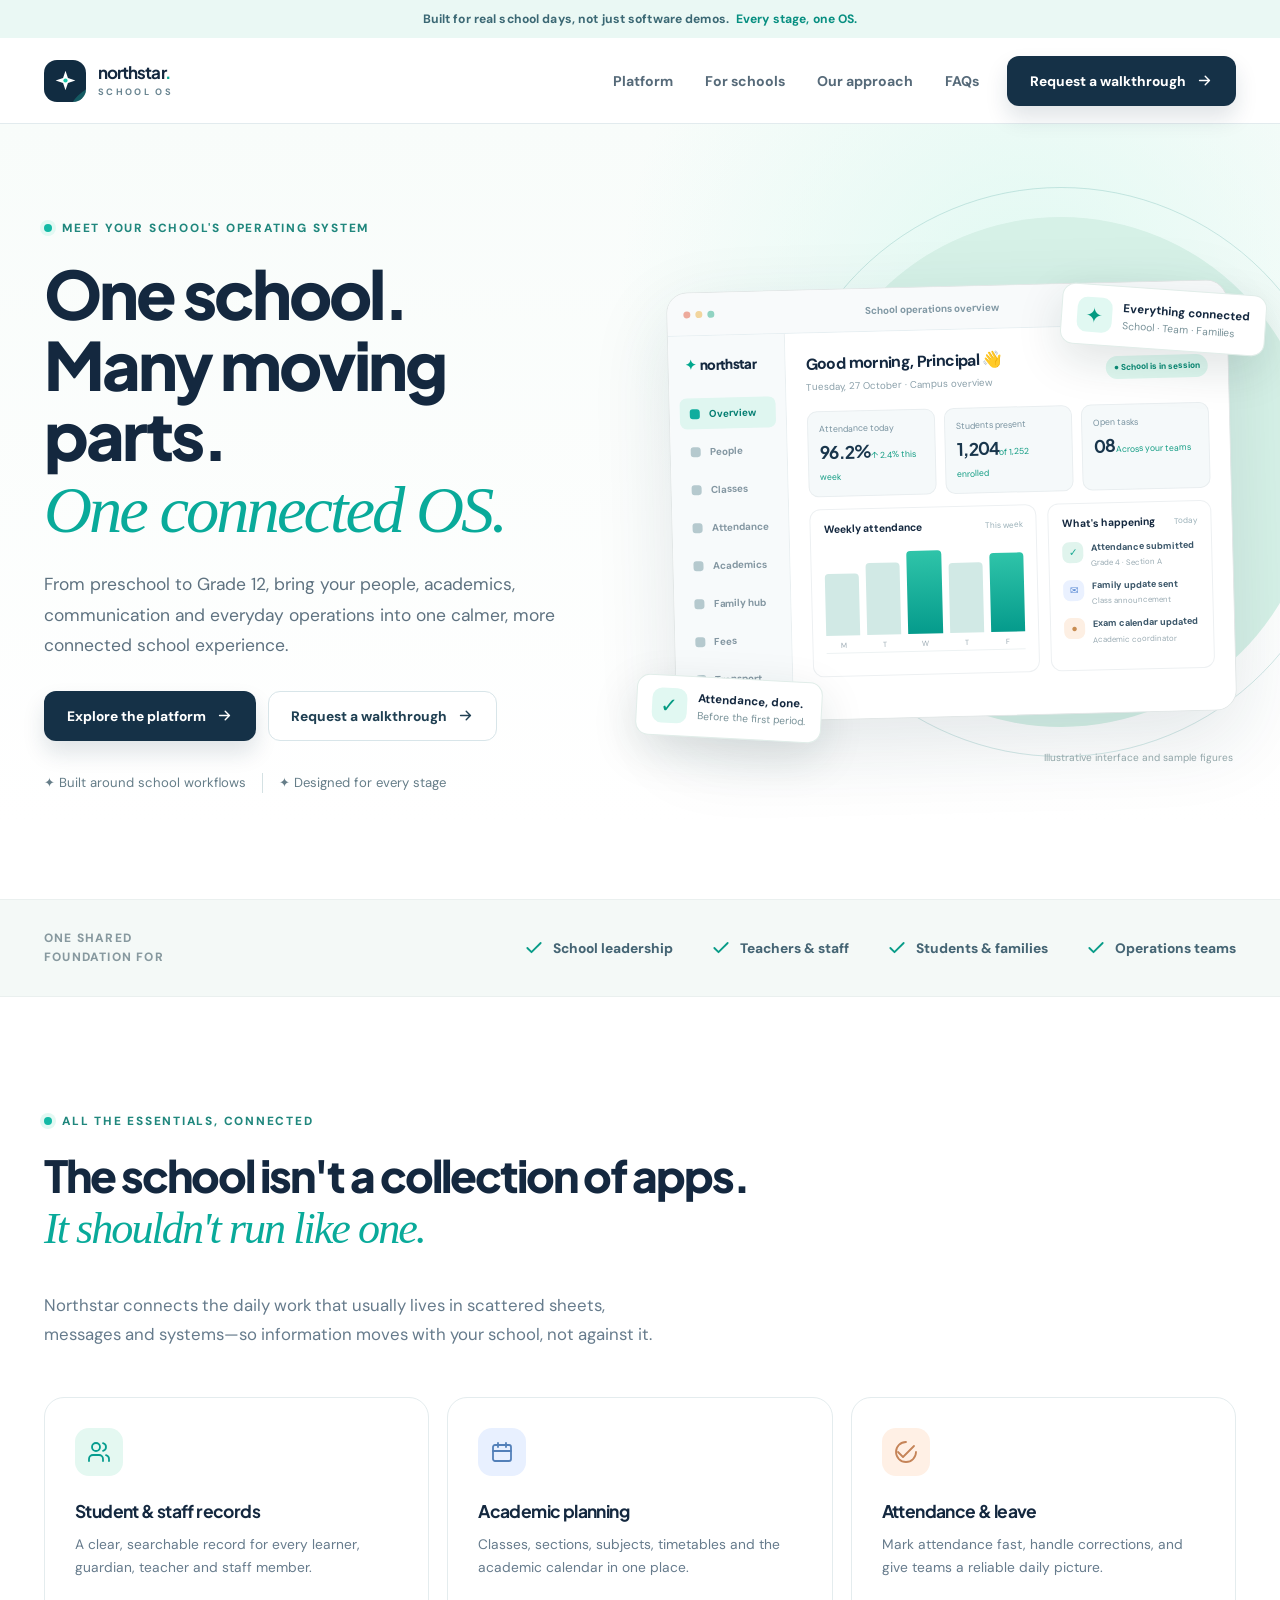
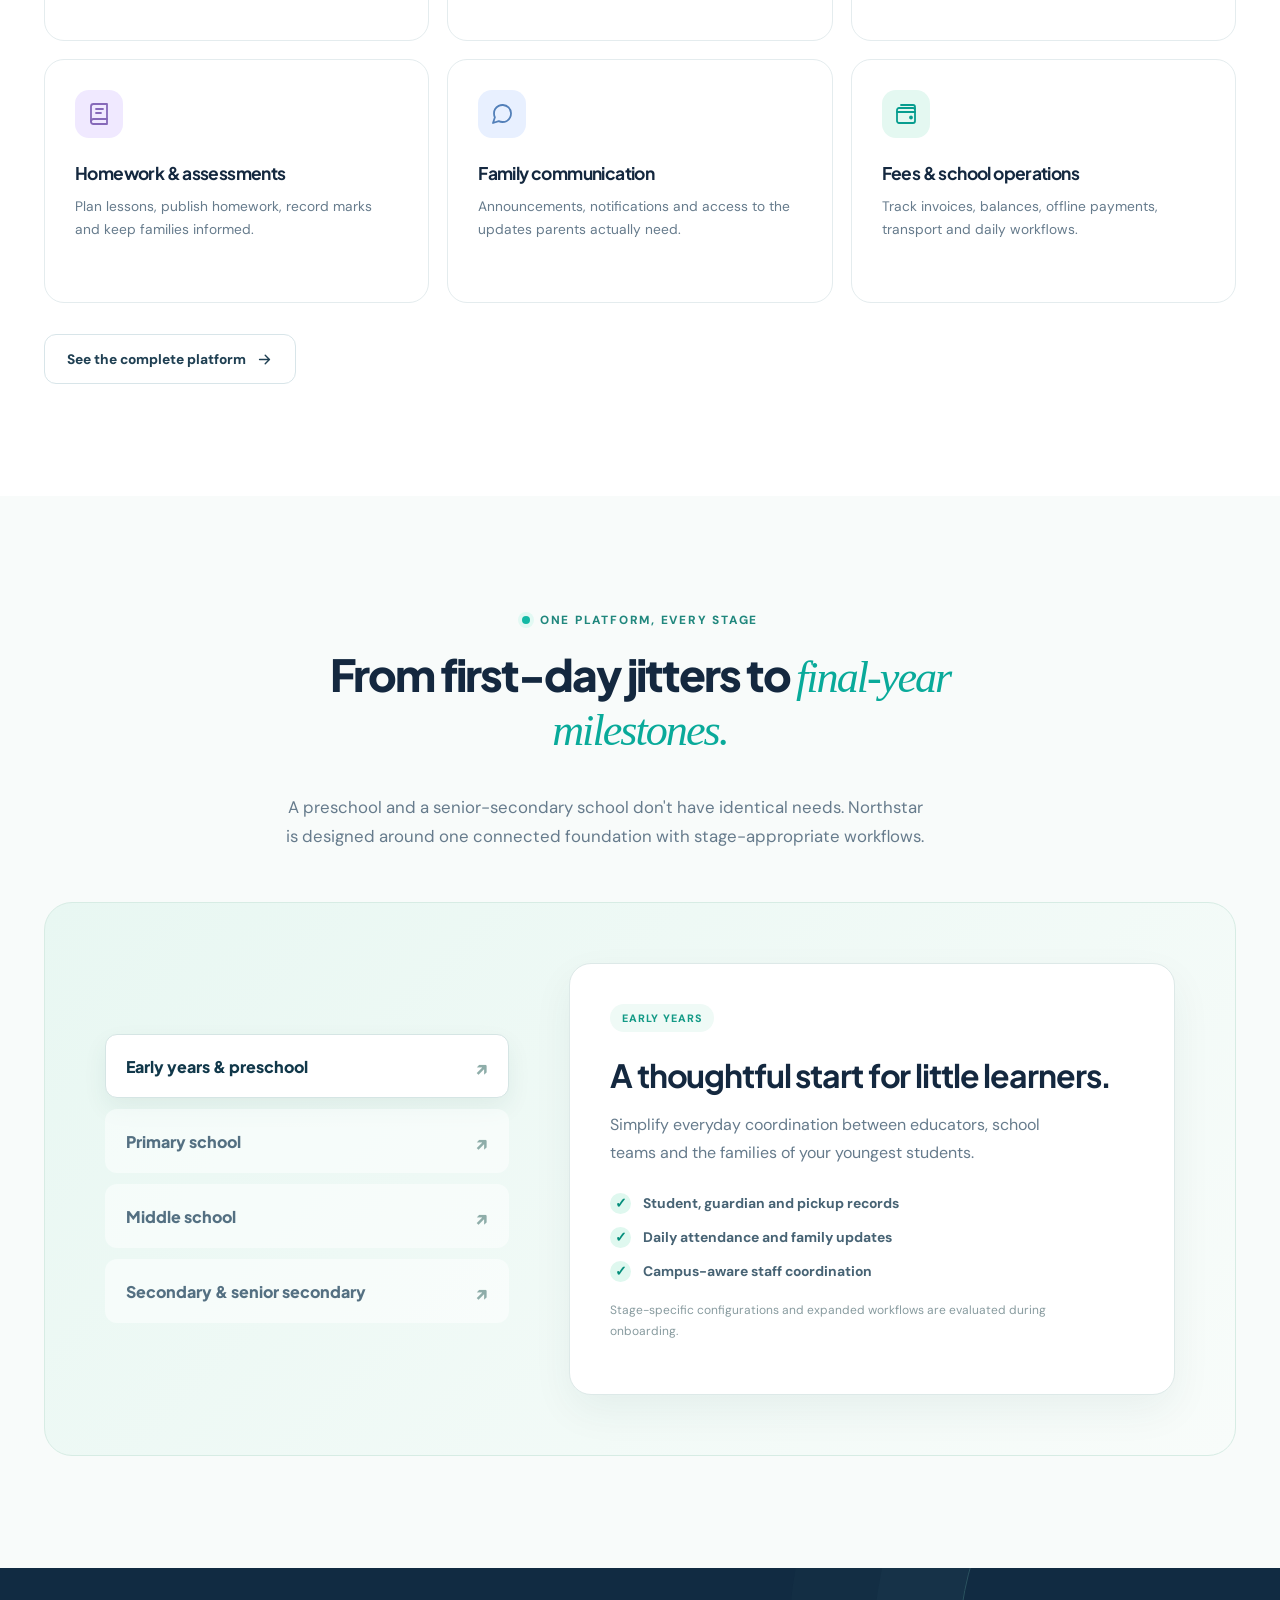
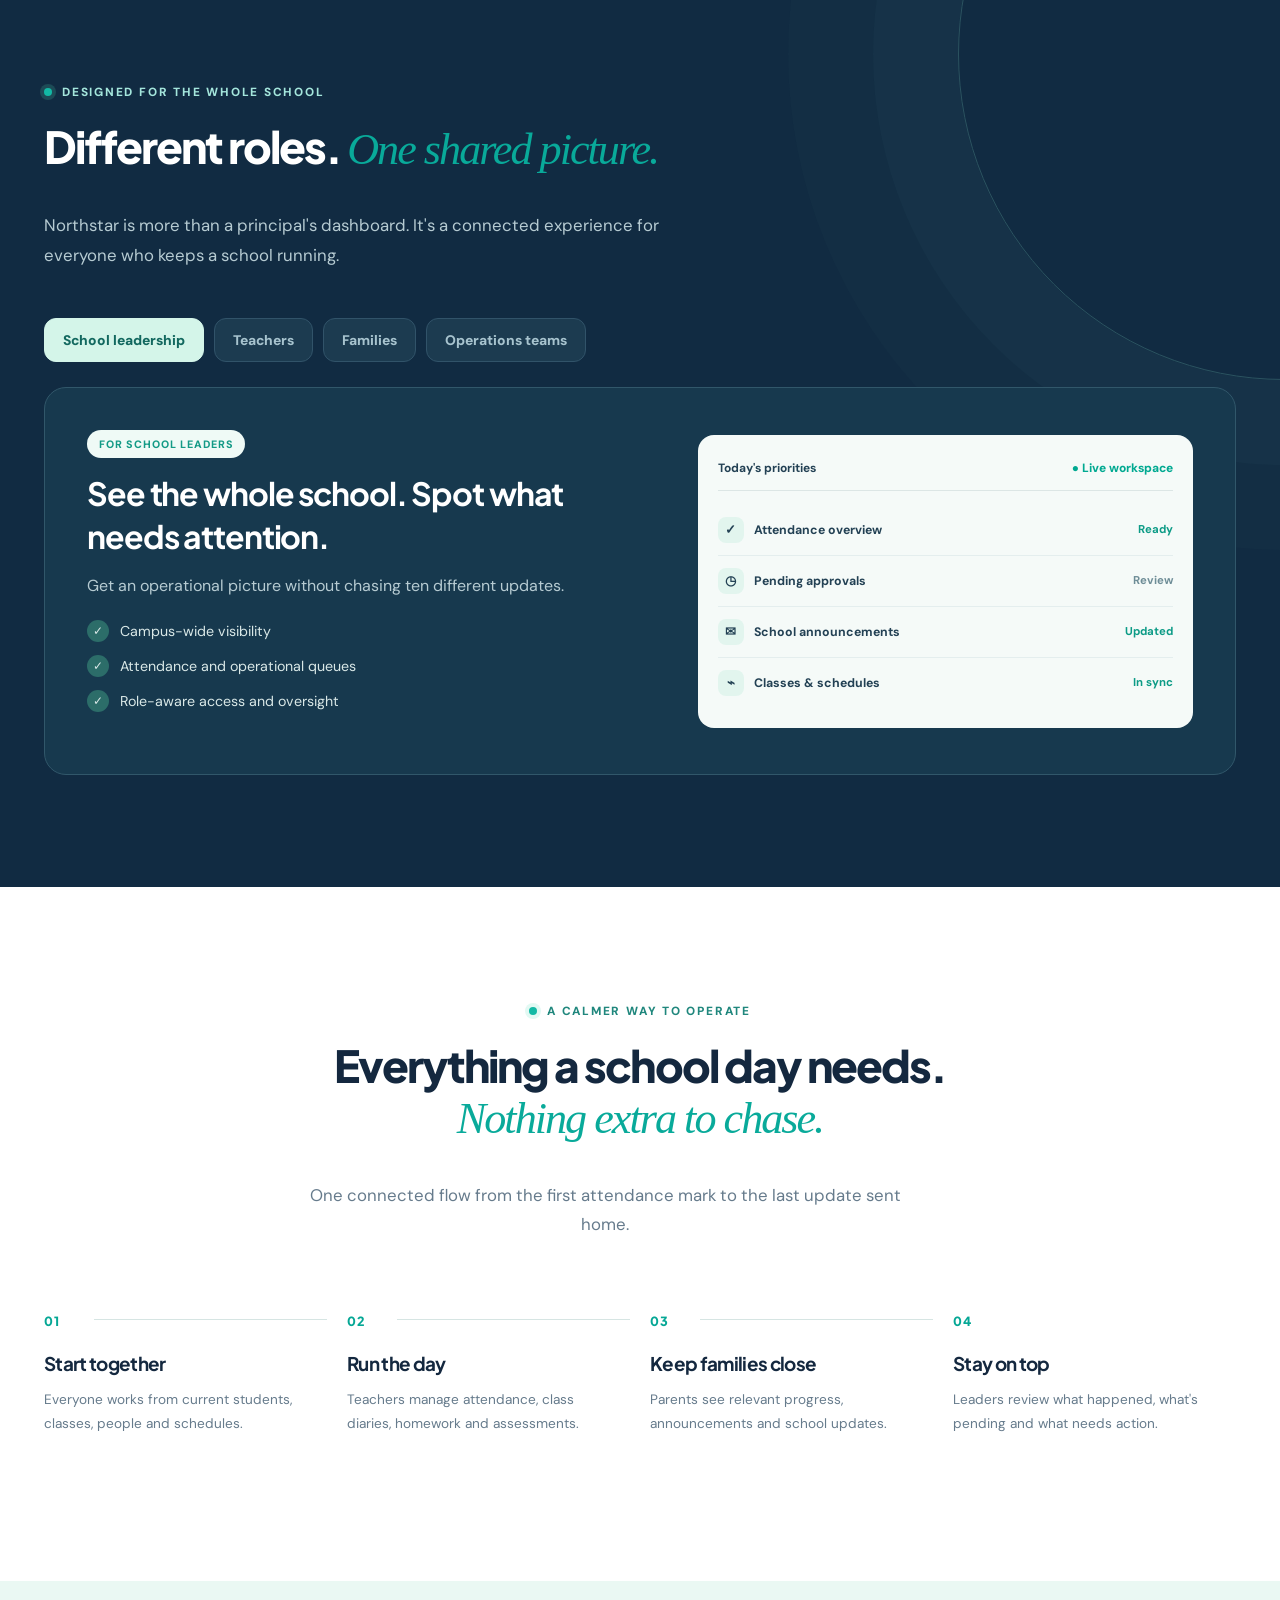
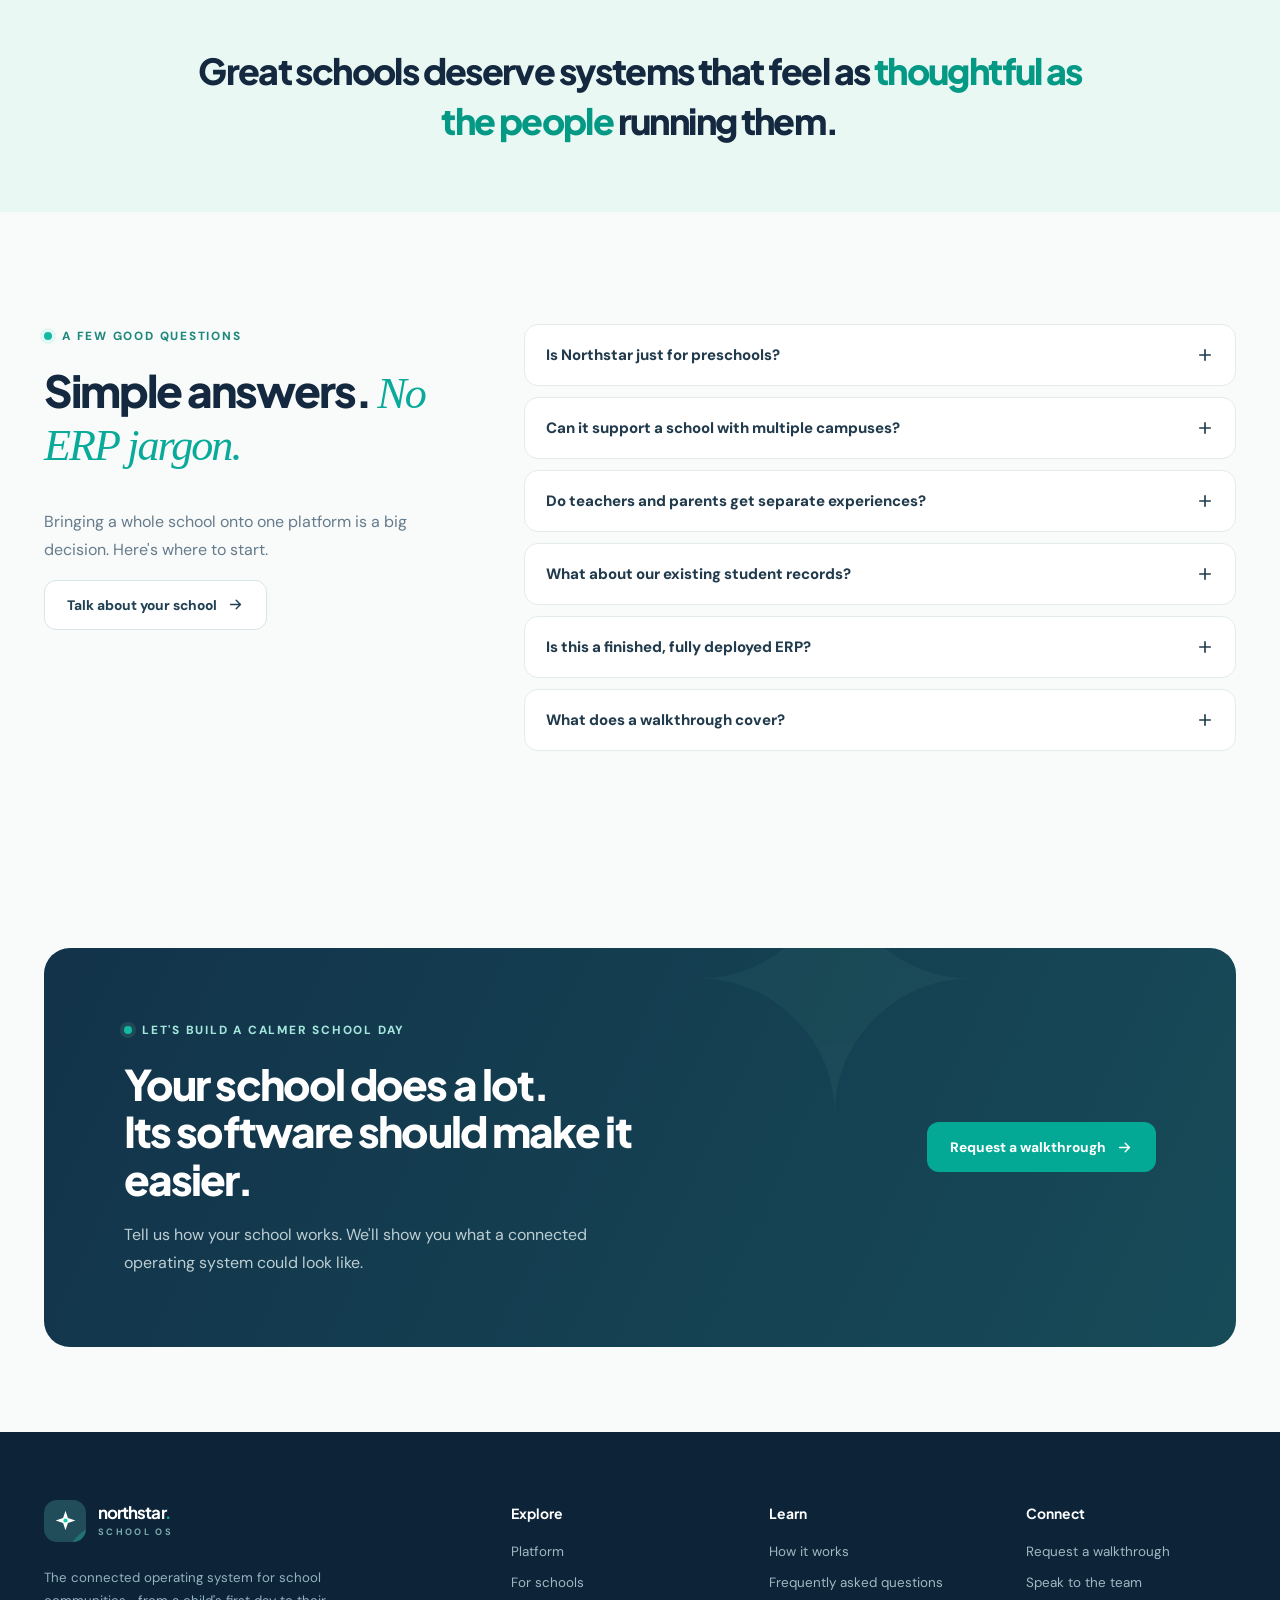
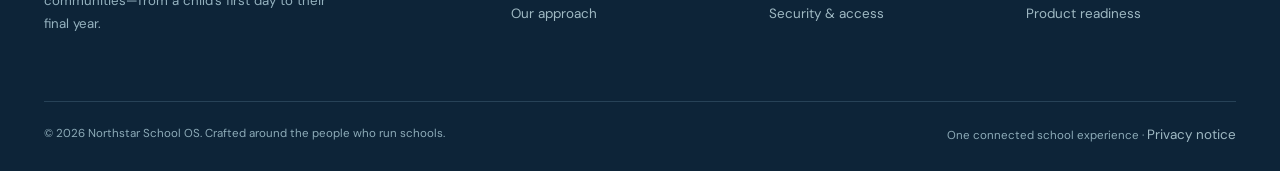
<file: index.html>
<!doctype html><html lang="en"><head><meta charset="utf-8"><meta name="viewport" content="width=device-width, initial-scale=1"><meta name="theme-color" content="#14283f"><meta name="description" content="Northstar School OS connects academics, people, attendance, families and operations for preschools, primary schools and K–12 institutions."><title>Northstar School OS — The operating system for every school | Northstar School OS</title><link rel="icon" type="image/svg+xml" href="assets/favicon.svg"><link rel="stylesheet" href="assets/styles.css"><script src="assets/site.js" defer></script></head><body><div class="topbar">Built for real school days, not just software demos. <span>Every stage, one OS.</span></div>
<header class="nav-wrap"><nav class="nav container" aria-label="Main navigation"><a class="logo" href="index.html" aria-label="Northstar School OS home"><span class="logo-mark"><svg width="23" height="23" viewBox="0 0 24 24" fill="none" aria-hidden="true"><path d="M12 1.7 14.55 9.45 22.3 12l-7.75 2.55L12 22.3l-2.55-7.75L1.7 12l7.75-2.55L12 1.7Z" fill="currentColor"/><circle cx="12" cy="12" r="2.2" fill="#17c7a9"/></svg></span><span class="logo-copy"><strong>northstar<span style="color:#10a994">.</span></strong><small>SCHOOL OS</small></span></a><div class="nav-links"><a href="platform.html" class="">Platform</a><a href="schools.html" class="">For schools</a><a href="approach.html" class="">Our approach</a><a href="index.html#faqs" class="">FAQs</a></div><div class="nav-actions"><a class="btn primary" href="contact.html">Request a walkthrough <svg width="18" height="18" viewBox="0 0 24 24" fill="none" stroke="currentColor" stroke-width="2" stroke-linecap="round" stroke-linejoin="round" aria-hidden="true"><path d="M5 12h14m-6-6 6 6-6 6"/></svg></a></div><button class="mobile-menu-btn" aria-label="Open menu" aria-expanded="false" aria-controls="mobile-menu" id="menu-toggle"><svg width="22" height="22" viewBox="0 0 24 24" fill="none" stroke="currentColor" stroke-width="2" stroke-linecap="round"><path d="M4 7h16M4 12h16M4 17h16"/></svg></button></nav><div id="mobile-menu" class="mobile-menu" aria-label="Mobile navigation"><a href="platform.html" class="">Platform</a><a href="schools.html" class="">For schools</a><a href="approach.html" class="">Our approach</a><a href="index.html#faqs" class="">FAQs</a><a class="btn primary" href="contact.html">Request a walkthrough <svg width="18" height="18" viewBox="0 0 24 24" fill="none" stroke="currentColor" stroke-width="2" stroke-linecap="round" stroke-linejoin="round" aria-hidden="true"><path d="M5 12h14m-6-6 6 6-6 6"/></svg></a></div></header><main id="main"><section class="hero"><div class="container"><div><span class="eyebrow">Meet your school's operating system</span><h1>One school.<br>Many moving parts.<br><span class="serif">One connected OS.</span></h1><p class="lead">From preschool to Grade 12, bring your people, academics, communication and everyday operations into one calmer, more connected school experience.</p><div class="hero-ctas"><a class="btn primary" href="platform.html">Explore the platform <svg width="18" height="18" viewBox="0 0 24 24" fill="none" stroke="currentColor" stroke-width="2" stroke-linecap="round" stroke-linejoin="round" aria-hidden="true"><path d="M5 12h14m-6-6 6 6-6 6"/></svg></a><a class="btn light" href="contact.html">Request a walkthrough <svg width="18" height="18" viewBox="0 0 24 24" fill="none" stroke="currentColor" stroke-width="2" stroke-linecap="round" stroke-linejoin="round" aria-hidden="true"><path d="M5 12h14m-6-6 6 6-6 6"/></svg></a></div><div class="hero-mini"><span>✦ Built around school workflows</span><span class="mini-line"></span><span>✦ Designed for every stage</span></div></div><div class="hero-visual" aria-label="Illustrative Northstar operations dashboard"><div class="glow-orb"></div><div class="orb-ring"></div><div class="dashboard"><div class="browser-top"><div class="browser-dots"><i></i><i></i><i></i></div><span>School operations overview</span><span>✦ &nbsp; Northstar</span></div><div class="dash-shell"><aside class="dash-side"><div class="dash-brand"><span>✦</span> northstar</div><div class="dash-nav active"><b></b> Overview</div><div class="dash-nav"><b></b> People</div><div class="dash-nav"><b></b> Classes</div><div class="dash-nav"><b></b> Attendance</div><div class="dash-nav"><b></b> Academics</div><div class="dash-nav"><b></b> Family hub</div><div class="dash-nav"><b></b> Fees</div><div class="dash-nav"><b></b> Transport</div></aside><div class="dash-main"><div class="dash-head"><div><strong>Good morning, Principal 👋</strong><br><small>Tuesday, 27 October · Campus overview</small></div><span class="dash-badge">● School is in session</span></div><div class="metrics"><div class="metric"><span>Attendance today</span><strong>96.2%</strong><small>↑ 2.4% this week</small></div><div class="metric"><span>Students present</span><strong>1,204</strong><small>of 1,252 enrolled</small></div><div class="metric"><span>Open tasks</span><strong>08</strong><small>Across your teams</small></div></div><div class="dash-bottom"><div class="dash-card"><header><strong>Weekly attendance</strong><small>This week</small></header><div class="bars"><div class="bar " data-label="M" style="--height:70%"></div><div class="bar " data-label="T" style="--height:82%"></div><div class="bar highlight" data-label="W" style="--height:94%"></div><div class="bar " data-label="T" style="--height:79%"></div><div class="bar highlight" data-label="F" style="--height:90%"></div></div></div><div class="dash-card"><header><strong>What's happening</strong><small>Today</small></header><div class="activity"><i>✓</i><div><strong>Attendance submitted</strong><small>Grade 4 · Section A</small></div></div><div class="activity"><i>✉</i><div><strong>Family update sent</strong><small>Class announcement</small></div></div><div class="activity"><i>●</i><div><strong>Exam calendar updated</strong><small>Academic coordinator</small></div></div></div></div></div></div></div><div class="float-card left"><i>✓</i><div><strong>Attendance, done.</strong><small>Before the first period.</small></div></div><div class="float-card right"><i>✦</i><div><strong>Everything connected</strong><small>School · Team · Families</small></div></div><span class="visual-disclaimer">Illustrative interface and sample figures</span></div></div></section>
<section class="strip"><div class="container strip-inner"><p>One shared foundation for</p><div class="strip-points"><span><svg viewBox="0 0 24 24" fill="none" stroke="currentColor" stroke-width="2.2" stroke-linecap="round" stroke-linejoin="round" aria-hidden="true"><path d="M20 6 9 17l-5-5"/></svg> School leadership</span><span><svg viewBox="0 0 24 24" fill="none" stroke="currentColor" stroke-width="2.2" stroke-linecap="round" stroke-linejoin="round" aria-hidden="true"><path d="M20 6 9 17l-5-5"/></svg> Teachers & staff</span><span><svg viewBox="0 0 24 24" fill="none" stroke="currentColor" stroke-width="2.2" stroke-linecap="round" stroke-linejoin="round" aria-hidden="true"><path d="M20 6 9 17l-5-5"/></svg> Students & families</span><span><svg viewBox="0 0 24 24" fill="none" stroke="currentColor" stroke-width="2.2" stroke-linecap="round" stroke-linejoin="round" aria-hidden="true"><path d="M20 6 9 17l-5-5"/></svg> Operations teams</span></div></div></section>
<section class="section" id="platform"><div class="container"><div class="section-head"><span class="eyebrow">All the essentials, connected</span><h2>The school isn't a collection of apps. <span class="serif">It shouldn't run like one.</span></h2><p>Northstar connects the daily work that usually lives in scattered sheets, messages and systems—so information moves with your school, not against it.</p></div><div class="grid cols3"><article class="feature-card"><span class="icon-box " aria-hidden="true"><svg data-icon="users" viewBox="0 0 24 24" fill="none" stroke="currentColor" stroke-width="1.8" stroke-linecap="round" stroke-linejoin="round"></svg></span><h3>Student & staff records</h3><p>A clear, searchable record for every learner, guardian, teacher and staff member.</p></article><article class="feature-card"><span class="icon-box blue" aria-hidden="true"><svg data-icon="calendar" viewBox="0 0 24 24" fill="none" stroke="currentColor" stroke-width="1.8" stroke-linecap="round" stroke-linejoin="round"></svg></span><h3>Academic planning</h3><p>Classes, sections, subjects, timetables and the academic calendar in one place.</p></article><article class="feature-card"><span class="icon-box peach" aria-hidden="true"><svg data-icon="check" viewBox="0 0 24 24" fill="none" stroke="currentColor" stroke-width="1.8" stroke-linecap="round" stroke-linejoin="round"></svg></span><h3>Attendance & leave</h3><p>Mark attendance fast, handle corrections, and give teams a reliable daily picture.</p></article><article class="feature-card"><span class="icon-box purple" aria-hidden="true"><svg data-icon="book" viewBox="0 0 24 24" fill="none" stroke="currentColor" stroke-width="1.8" stroke-linecap="round" stroke-linejoin="round"></svg></span><h3>Homework & assessments</h3><p>Plan lessons, publish homework, record marks and keep families informed.</p></article><article class="feature-card"><span class="icon-box blue" aria-hidden="true"><svg data-icon="message" viewBox="0 0 24 24" fill="none" stroke="currentColor" stroke-width="1.8" stroke-linecap="round" stroke-linejoin="round"></svg></span><h3>Family communication</h3><p>Announcements, notifications and access to the updates parents actually need.</p></article><article class="feature-card"><span class="icon-box " aria-hidden="true"><svg data-icon="wallet" viewBox="0 0 24 24" fill="none" stroke="currentColor" stroke-width="1.8" stroke-linecap="round" stroke-linejoin="round"></svg></span><h3>Fees & school operations</h3><p>Track invoices, balances, offline payments, transport and daily workflows.</p></article></div><div style="margin-top:31px"><a class="btn light" href="platform.html">See the complete platform <svg width="18" height="18" viewBox="0 0 24 24" fill="none" stroke="currentColor" stroke-width="2" stroke-linecap="round" stroke-linejoin="round" aria-hidden="true"><path d="M5 12h14m-6-6 6 6-6 6"/></svg></a></div></div></section>
<section class="section alt" id="stages"><div class="container"><div class="section-head center"><span class="eyebrow">One platform, every stage</span><h2>From first-day jitters to <span class="serif">final-year milestones.</span></h2><p>A preschool and a senior-secondary school don't have identical needs. Northstar is designed around one connected foundation with stage-appropriate workflows.</p></div><div class="two-tone stages-layout"><div class="stages-tabs" role="tablist" aria-label="School stages"><button class="stage-tab active" role="tab" aria-selected="true" data-stage="early">Early years & preschool <span class="tab-arrow">↗</span></button><button class="stage-tab" role="tab" aria-selected="false" data-stage="primary">Primary school <span class="tab-arrow">↗</span></button><button class="stage-tab" role="tab" aria-selected="false" data-stage="middle">Middle school <span class="tab-arrow">↗</span></button><button class="stage-tab" role="tab" aria-selected="false" data-stage="secondary">Secondary & senior secondary <span class="tab-arrow">↗</span></button></div><div class="stage-panel" id="stage-content" role="tabpanel" tabindex="0"><span class="stage-label" id="stage-label">Early years</span><h3 id="stage-title">A thoughtful start for little learners.</h3><p id="stage-description">Simplify everyday coordination between educators, school teams and the families of your youngest students.</p><ul class="check-list" id="stage-points"><li>Student, guardian and pickup records</li><li>Daily attendance and family updates</li><li>Campus-aware staff coordination</li></ul><p class="small-note">Stage-specific configurations and expanded workflows are evaluated during onboarding.</p></div></div></div></section>
<section class="section dark-section" id="people"><div class="container"><div class="section-head"><span class="eyebrow dark">Designed for the whole school</span><h2>Different roles. <span class="serif">One shared picture.</span></h2><p>Northstar is more than a principal's dashboard. It's a connected experience for everyone who keeps a school running.</p></div><div class="role-rail" role="tablist" aria-label="School roles"><button class="role-tab active" data-role="leader" role="tab" aria-selected="true">School leadership</button><button class="role-tab" data-role="teacher" role="tab" aria-selected="false">Teachers</button><button class="role-tab" data-role="family" role="tab" aria-selected="false">Families</button><button class="role-tab" data-role="operations" role="tab" aria-selected="false">Operations teams</button></div><div class="role-panel" id="role-panel" role="tabpanel" tabindex="0"><div><span class="stage-label" id="role-label">For school leaders</span><h3 id="role-title">See the whole school. Spot what needs attention.</h3><p id="role-copy">Get an operational picture without chasing ten different updates.</p><ul id="role-bullets"><li>Campus-wide visibility</li><li>Attendance and operational queues</li><li>Role-aware access and oversight</li></ul></div><div class="role-art"><div class="role-art-top"><strong id="art-heading">Today's priorities</strong><span>● Live workspace</span></div><div class="role-rows" id="role-rows"><div class="role-row"><span><i>✓</i> Attendance overview</span><strong>Ready</strong></div><div class="role-row"><span><i>◷</i> Pending approvals</span><strong class="neutral">Review</strong></div><div class="role-row"><span><i>✉</i> School announcements</span><strong>Updated</strong></div><div class="role-row"><span><i>⌁</i> Classes & schedules</span><strong>In sync</strong></div></div></div></div></div></section>
<section class="section" id="how-it-works"><div class="container"><div class="section-head center"><span class="eyebrow">A calmer way to operate</span><h2>Everything a school day needs. <span class="serif">Nothing extra to chase.</span></h2><p>One connected flow from the first attendance mark to the last update sent home.</p></div><div class="workflow"><article><h3>Start together</h3><p>Everyone works from current students, classes, people and schedules.</p></article><article><h3>Run the day</h3><p>Teachers manage attendance, class diaries, homework and assessments.</p></article><article><h3>Keep families close</h3><p>Parents see relevant progress, announcements and school updates.</p></article><article><h3>Stay on top</h3><p>Leaders review what happened, what's pending and what needs action.</p></article></div></div></section>
<section class="quote-band"><div class="container"><blockquote>Great schools deserve systems that feel as <span>thoughtful as the people</span> running them.</blockquote></div></section>
<section class="section alt" id="faqs"><div class="container faq-grid"><div><span class="eyebrow">A few good questions</span><h2>Simple answers. <span class="serif">No ERP jargon.</span></h2><p>Bringing a whole school onto one platform is a big decision. Here's where to start.</p><a class="btn light" href="contact.html">Talk about your school <svg width="18" height="18" viewBox="0 0 24 24" fill="none" stroke="currentColor" stroke-width="2" stroke-linecap="round" stroke-linejoin="round" aria-hidden="true"><path d="M5 12h14m-6-6 6 6-6 6"/></svg></a></div><div class="faq-list"><article class="faq-item"><button class="faq-question" aria-expanded="false"><span>Is Northstar just for preschools?</span><svg viewBox="0 0 24 24" fill="none" stroke="currentColor" stroke-width="2.2" stroke-linecap="round" stroke-linejoin="round" aria-hidden="true"><path d="M12 5v14M5 12h14"/></svg></button><div class="faq-answer">No. Northstar School OS is positioned for schools spanning early years through Grade 12. Workflows and terminology can differ by stage, while the school retains a shared operational foundation.</div></article><article class="faq-item"><button class="faq-question" aria-expanded="false"><span>Can it support a school with multiple campuses?</span><svg viewBox="0 0 24 24" fill="none" stroke="currentColor" stroke-width="2.2" stroke-linecap="round" stroke-linejoin="round" aria-hidden="true"><path d="M12 5v14M5 12h14"/></svg></button><div class="faq-answer">The underlying product has organization and campus-aware foundations. Rollout, data migration, permissions and operational configuration should be reviewed campus by campus before a live deployment.</div></article><article class="faq-item"><button class="faq-question" aria-expanded="false"><span>Do teachers and parents get separate experiences?</span><svg viewBox="0 0 24 24" fill="none" stroke="currentColor" stroke-width="2.2" stroke-linecap="round" stroke-linejoin="round" aria-hidden="true"><path d="M12 5v14M5 12h14"/></svg></button><div class="faq-answer">Yes. The product includes role-aware school workflows and a family/student portal. Views and permissions differ based on a person’s role and their relationship to learners.</div></article><article class="faq-item"><button class="faq-question" aria-expanded="false"><span>What about our existing student records?</span><svg viewBox="0 0 24 24" fill="none" stroke="currentColor" stroke-width="2.2" stroke-linecap="round" stroke-linejoin="round" aria-hidden="true"><path d="M12 5v14M5 12h14"/></svg></button><div class="faq-answer">The product includes CSV-based student import and searchable people records. A real migration should begin with a data audit, mapping exercise and validation before switching systems.</div></article><article class="faq-item"><button class="faq-question" aria-expanded="false"><span>Is this a finished, fully deployed ERP?</span><svg viewBox="0 0 24 24" fill="none" stroke="currentColor" stroke-width="2.2" stroke-linecap="round" stroke-linejoin="round" aria-hidden="true"><path d="M12 5v14M5 12h14"/></svg></button><div class="faq-answer">Northstar has implemented substantial core workflows, but a live multi-school rollout still requires operational hardening, integrations and pilot validation. We prefer to discuss readiness openly rather than promise an instant switch.</div></article><article class="faq-item"><button class="faq-question" aria-expanded="false"><span>What does a walkthrough cover?</span><svg viewBox="0 0 24 24" fill="none" stroke="currentColor" stroke-width="2.2" stroke-linecap="round" stroke-linejoin="round" aria-hidden="true"><path d="M12 5v14M5 12h14"/></svg></button><div class="faq-answer">We start with your school structure, existing tools and the hardest workflows. Then we map the relevant modules, discuss current product readiness and identify what would need configuring for your school.</div></article></div></div></section>
<section class="cta-area"><div class="container"><div class="cta-panel"><div><span class="eyebrow dark">Let's build a calmer school day</span><h2>Your school does a lot.<br>Its software should make it easier.</h2><p>Tell us how your school works. We'll show you what a connected operating system could look like.</p></div><a class="btn green" href="contact.html">Request a walkthrough <svg width="18" height="18" viewBox="0 0 24 24" fill="none" stroke="currentColor" stroke-width="2" stroke-linecap="round" stroke-linejoin="round" aria-hidden="true"><path d="M5 12h14m-6-6 6 6-6 6"/></svg></a></div></div></section></main><footer class="footer"><div class="container"><div class="footer-grid"><div><a class="logo" href="index.html" aria-label="Northstar School OS home"><span class="logo-mark"><svg width="23" height="23" viewBox="0 0 24 24" fill="none" aria-hidden="true"><path d="M12 1.7 14.55 9.45 22.3 12l-7.75 2.55L12 22.3l-2.55-7.75L1.7 12l7.75-2.55L12 1.7Z" fill="currentColor"/><circle cx="12" cy="12" r="2.2" fill="#17c7a9"/></svg></span><span class="logo-copy"><strong>northstar<span style="color:#10a994">.</span></strong><small>SCHOOL OS</small></span></a><p class="footer-about">The connected operating system for school communities—from a child's first day to their final year.</p></div><div><h4>Explore</h4><a href="platform.html">Platform</a><a href="schools.html">For schools</a><a href="approach.html">Our approach</a></div><div><h4>Learn</h4><a href="index.html#how-it-works">How it works</a><a href="index.html#faqs">Frequently asked questions</a><a href="platform.html#security">Security & access</a></div><div><h4>Connect</h4><a href="contact.html">Request a walkthrough</a><a href="contact.html">Speak to the team</a><a href="platform.html#roadmap">Product readiness</a></div></div><div class="footer-bottom"><span>© <span id="year">2026</span> Northstar School OS. Crafted around the people who run schools.</span><span>One connected school experience · <a href="privacy.html">Privacy notice</a></span></div></div></footer></body></html>
</file>
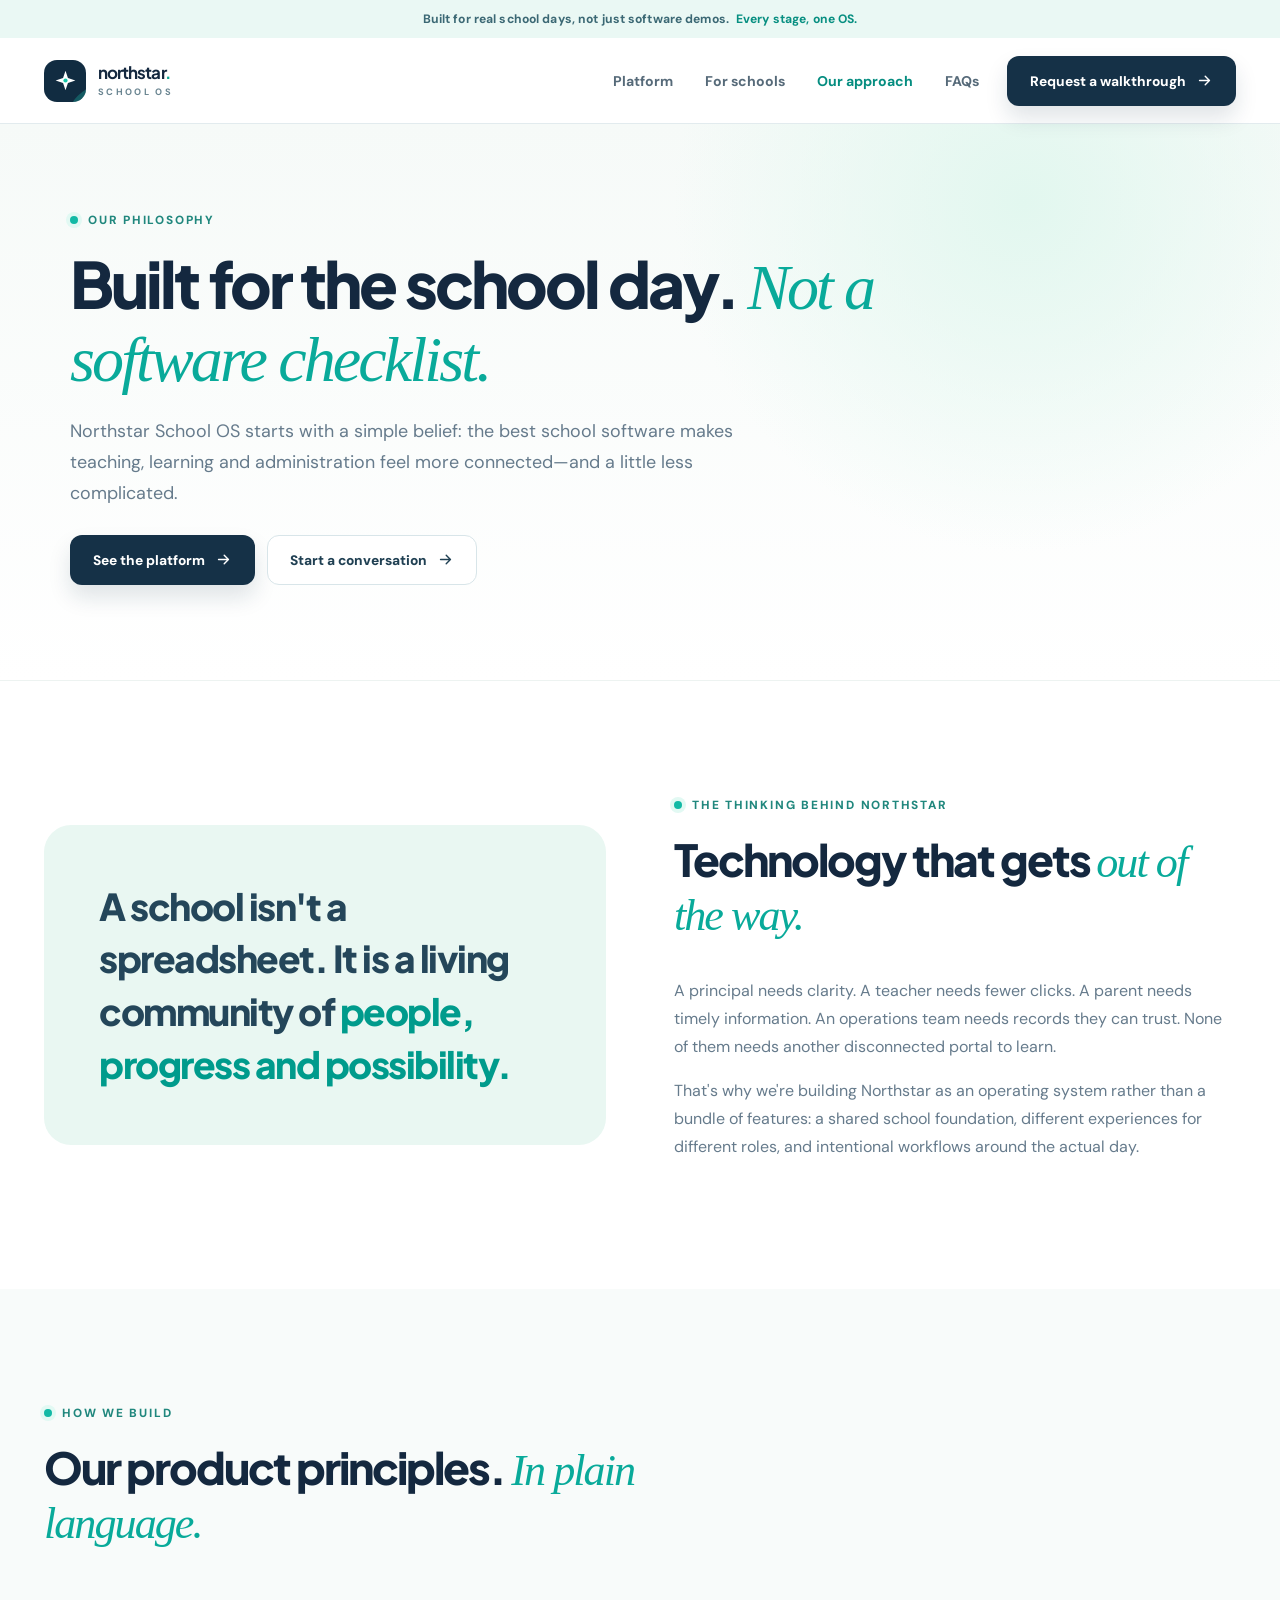
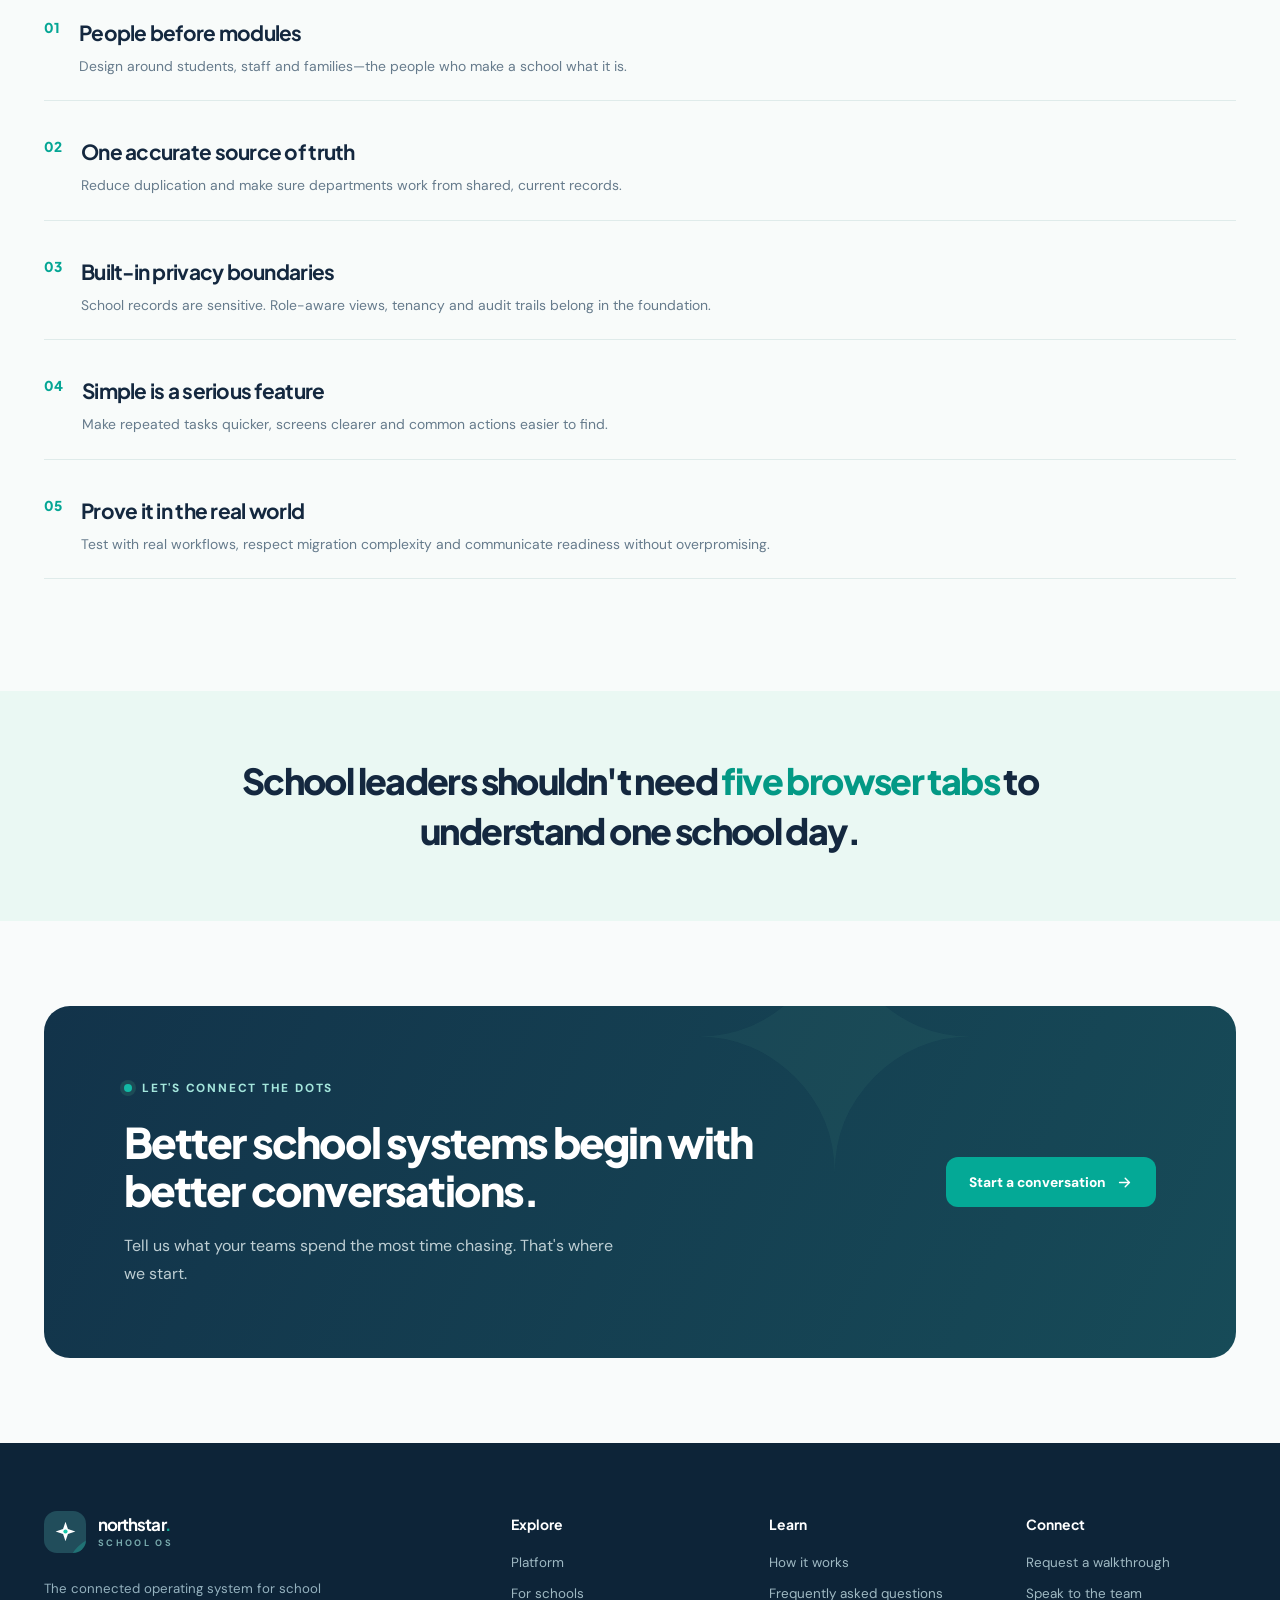
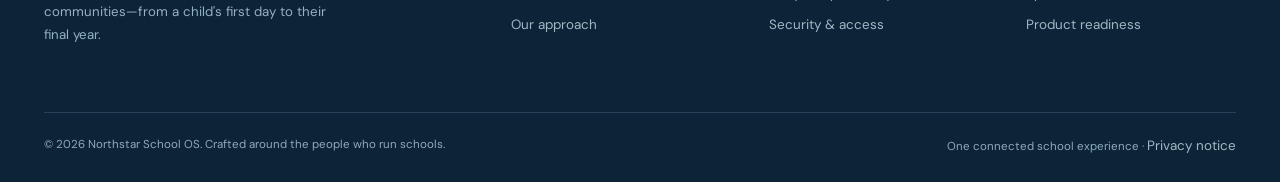
<file: approach.html>
<!doctype html><html lang="en"><head><meta charset="utf-8"><meta name="viewport" content="width=device-width, initial-scale=1"><meta name="theme-color" content="#14283f"><meta name="description" content="Discover the principles behind Northstar School OS: thoughtful school workflows, role-aware design and connected operations."><title>Our Approach — School-first software | Northstar School OS</title><link rel="icon" type="image/svg+xml" href="assets/favicon.svg"><link rel="stylesheet" href="assets/styles.css"><script src="assets/site.js" defer></script></head><body><div class="topbar">Built for real school days, not just software demos. <span>Every stage, one OS.</span></div>
<header class="nav-wrap"><nav class="nav container" aria-label="Main navigation"><a class="logo" href="index.html" aria-label="Northstar School OS home"><span class="logo-mark"><svg width="23" height="23" viewBox="0 0 24 24" fill="none" aria-hidden="true"><path d="M12 1.7 14.55 9.45 22.3 12l-7.75 2.55L12 22.3l-2.55-7.75L1.7 12l7.75-2.55L12 1.7Z" fill="currentColor"/><circle cx="12" cy="12" r="2.2" fill="#17c7a9"/></svg></span><span class="logo-copy"><strong>northstar<span style="color:#10a994">.</span></strong><small>SCHOOL OS</small></span></a><div class="nav-links"><a href="platform.html" class="">Platform</a><a href="schools.html" class="">For schools</a><a href="approach.html" class="active">Our approach</a><a href="index.html#faqs" class="">FAQs</a></div><div class="nav-actions"><a class="btn primary" href="contact.html">Request a walkthrough <svg width="18" height="18" viewBox="0 0 24 24" fill="none" stroke="currentColor" stroke-width="2" stroke-linecap="round" stroke-linejoin="round" aria-hidden="true"><path d="M5 12h14m-6-6 6 6-6 6"/></svg></a></div><button class="mobile-menu-btn" aria-label="Open menu" aria-expanded="false" aria-controls="mobile-menu" id="menu-toggle"><svg width="22" height="22" viewBox="0 0 24 24" fill="none" stroke="currentColor" stroke-width="2" stroke-linecap="round"><path d="M4 7h16M4 12h16M4 17h16"/></svg></button></nav><div id="mobile-menu" class="mobile-menu" aria-label="Mobile navigation"><a href="platform.html" class="">Platform</a><a href="schools.html" class="">For schools</a><a href="approach.html" class="active">Our approach</a><a href="index.html#faqs" class="">FAQs</a><a class="btn primary" href="contact.html">Request a walkthrough <svg width="18" height="18" viewBox="0 0 24 24" fill="none" stroke="currentColor" stroke-width="2" stroke-linecap="round" stroke-linejoin="round" aria-hidden="true"><path d="M5 12h14m-6-6 6 6-6 6"/></svg></a></div></header><main id="main"><section class="page-hero"><div class="container"><span class="eyebrow">Our philosophy</span><h1>Built for the school day. <span class="serif">Not a software checklist.</span></h1><p>Northstar School OS starts with a simple belief: the best school software makes teaching, learning and administration feel more connected—and a little less complicated.</p><div class="hero-ctas"><a class="btn primary" href="platform.html">See the platform <svg width="18" height="18" viewBox="0 0 24 24" fill="none" stroke="currentColor" stroke-width="2" stroke-linecap="round" stroke-linejoin="round" aria-hidden="true"><path d="M5 12h14m-6-6 6 6-6 6"/></svg></a><a class="btn light" href="contact.html">Start a conversation <svg width="18" height="18" viewBox="0 0 24 24" fill="none" stroke="currentColor" stroke-width="2" stroke-linecap="round" stroke-linejoin="round" aria-hidden="true"><path d="M5 12h14m-6-6 6 6-6 6"/></svg></a></div></div></section>
<section class="section"><div class="container manifesto"><div class="manifesto-big"><p>A school isn't a spreadsheet. It is a living community of <span>people, progress and possibility.</span></p></div><div><span class="eyebrow">The thinking behind Northstar</span><h2>Technology that gets <span class="serif">out of the way.</span></h2><p>A principal needs clarity. A teacher needs fewer clicks. A parent needs timely information. An operations team needs records they can trust. None of them needs another disconnected portal to learn.</p><p>That's why we're building Northstar as an operating system rather than a bundle of features: a shared school foundation, different experiences for different roles, and intentional workflows around the actual day.</p></div></div></section>
<section class="section alt"><div class="container"><div class="section-head"><span class="eyebrow">How we build</span><h2>Our product principles. <span class="serif">In plain language.</span></h2></div><div class="principles"><div class="principle"><span>01</span><div><h3>People before modules</h3><p>Design around students, staff and families—the people who make a school what it is.</p></div></div><div class="principle"><span>02</span><div><h3>One accurate source of truth</h3><p>Reduce duplication and make sure departments work from shared, current records.</p></div></div><div class="principle"><span>03</span><div><h3>Built-in privacy boundaries</h3><p>School records are sensitive. Role-aware views, tenancy and audit trails belong in the foundation.</p></div></div><div class="principle"><span>04</span><div><h3>Simple is a serious feature</h3><p>Make repeated tasks quicker, screens clearer and common actions easier to find.</p></div></div><div class="principle"><span>05</span><div><h3>Prove it in the real world</h3><p>Test with real workflows, respect migration complexity and communicate readiness without overpromising.</p></div></div></div></div></section>
<section class="quote-band"><div class="container"><blockquote>School leaders shouldn't need <span>five browser tabs</span> to understand one school day.</blockquote></div></section>
<section class="cta-area"><div class="container"><div class="cta-panel"><div><span class="eyebrow dark">Let's connect the dots</span><h2>Better school systems begin with better conversations.</h2><p>Tell us what your teams spend the most time chasing. That's where we start.</p></div><a class="btn green" href="contact.html">Start a conversation <svg width="18" height="18" viewBox="0 0 24 24" fill="none" stroke="currentColor" stroke-width="2" stroke-linecap="round" stroke-linejoin="round" aria-hidden="true"><path d="M5 12h14m-6-6 6 6-6 6"/></svg></a></div></div></section></main><footer class="footer"><div class="container"><div class="footer-grid"><div><a class="logo" href="index.html" aria-label="Northstar School OS home"><span class="logo-mark"><svg width="23" height="23" viewBox="0 0 24 24" fill="none" aria-hidden="true"><path d="M12 1.7 14.55 9.45 22.3 12l-7.75 2.55L12 22.3l-2.55-7.75L1.7 12l7.75-2.55L12 1.7Z" fill="currentColor"/><circle cx="12" cy="12" r="2.2" fill="#17c7a9"/></svg></span><span class="logo-copy"><strong>northstar<span style="color:#10a994">.</span></strong><small>SCHOOL OS</small></span></a><p class="footer-about">The connected operating system for school communities—from a child's first day to their final year.</p></div><div><h4>Explore</h4><a href="platform.html">Platform</a><a href="schools.html">For schools</a><a href="approach.html">Our approach</a></div><div><h4>Learn</h4><a href="index.html#how-it-works">How it works</a><a href="index.html#faqs">Frequently asked questions</a><a href="platform.html#security">Security & access</a></div><div><h4>Connect</h4><a href="contact.html">Request a walkthrough</a><a href="contact.html">Speak to the team</a><a href="platform.html#roadmap">Product readiness</a></div></div><div class="footer-bottom"><span>© <span id="year">2026</span> Northstar School OS. Crafted around the people who run schools.</span><span>One connected school experience · <a href="privacy.html">Privacy notice</a></span></div></div></footer></body></html>
</file>
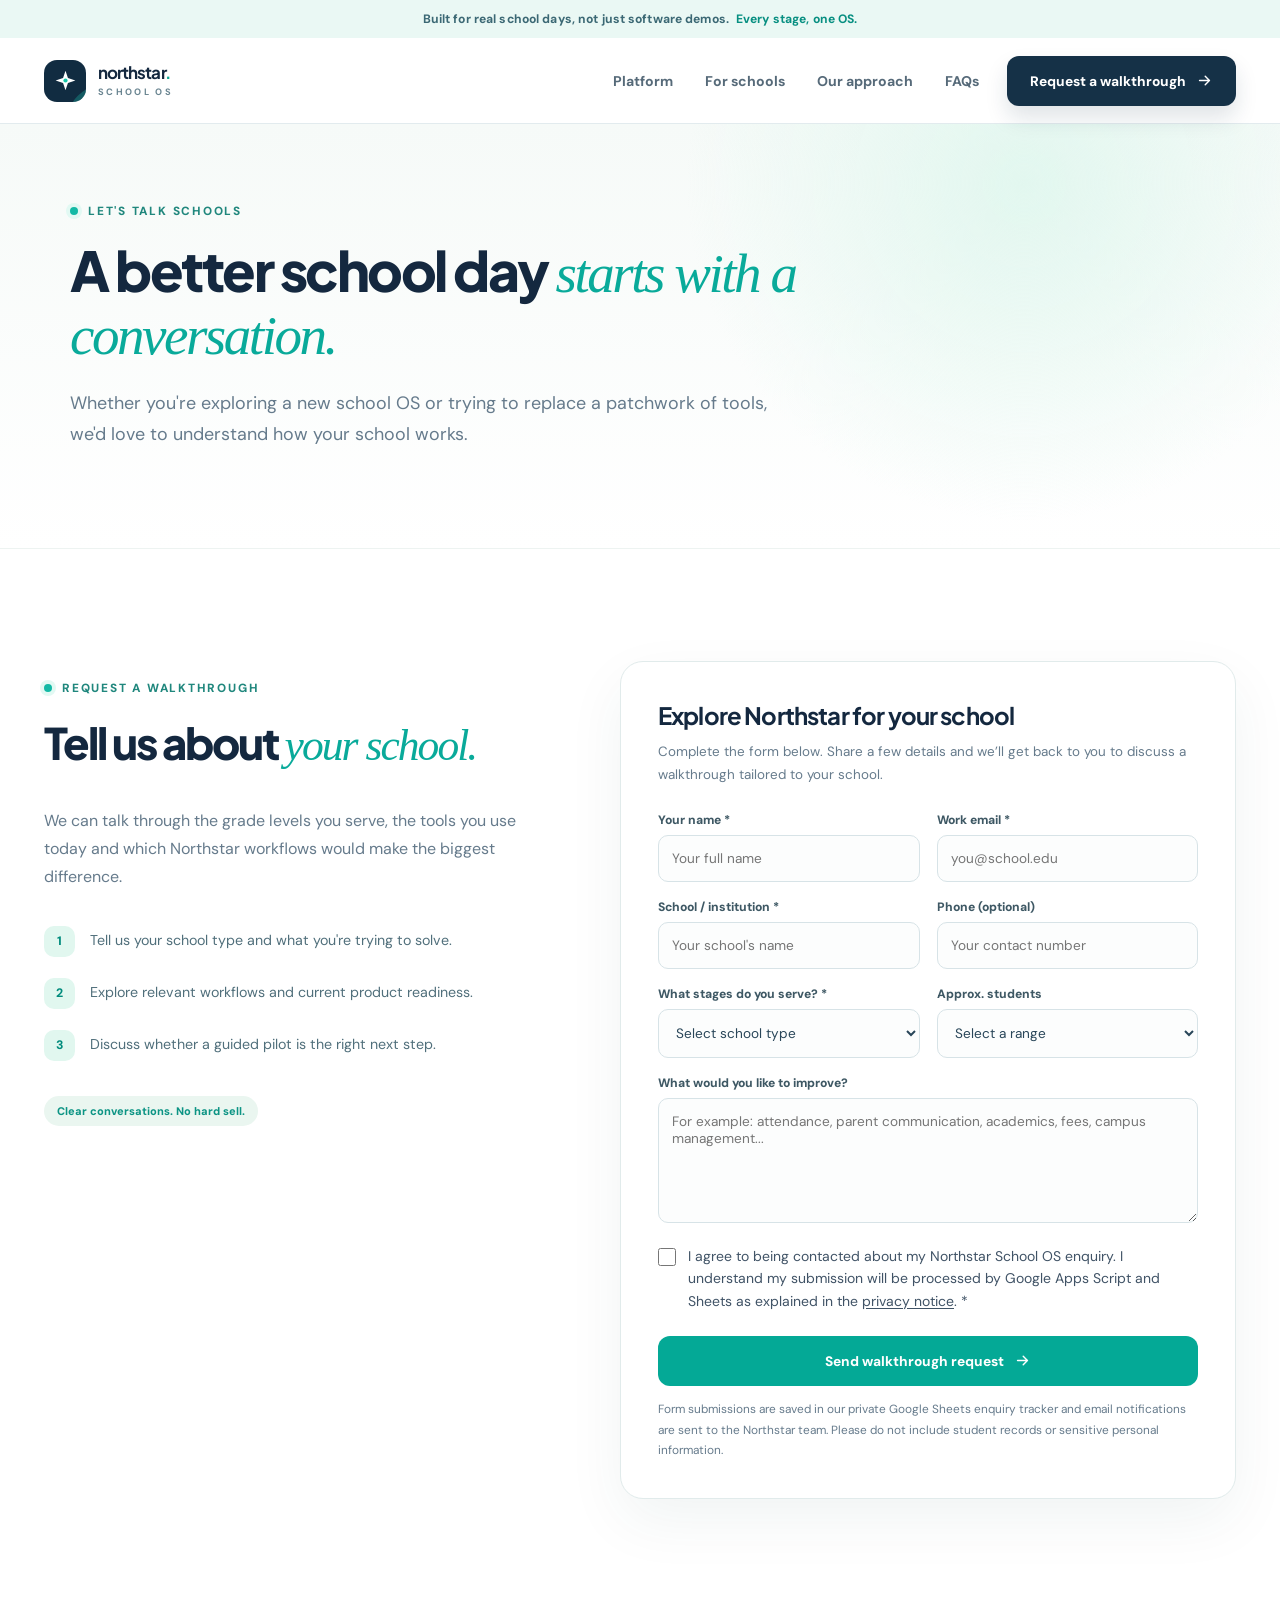
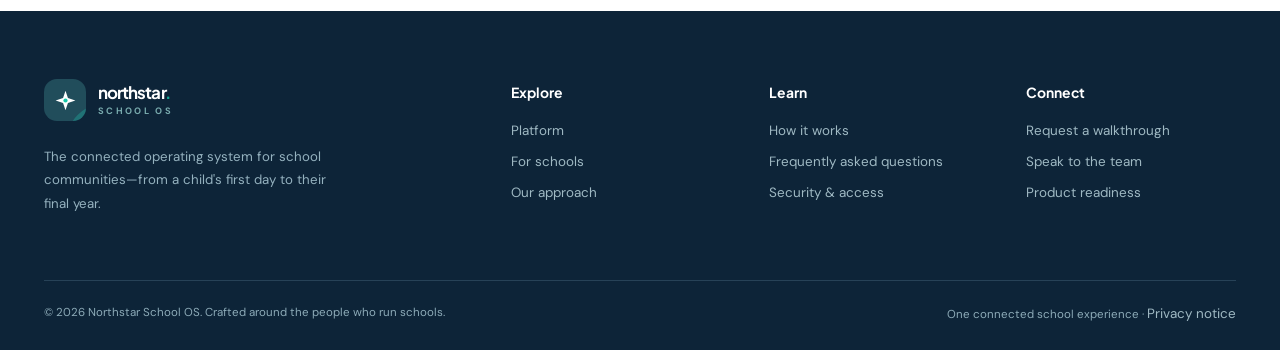
<file: contact.html>
<!doctype html><html lang="en"><head><meta charset="utf-8"><meta name="viewport" content="width=device-width, initial-scale=1"><meta name="theme-color" content="#14283f"><meta name="description" content="Explore Northstar School OS with a walkthrough conversation tailored to your school."><title>Request a Walkthrough | Northstar School OS</title><link rel="icon" type="image/svg+xml" href="assets/favicon.svg"><link rel="stylesheet" href="assets/styles.css"><script src="assets/site.js" defer></script></head><body><div class="topbar">Built for real school days, not just software demos. <span>Every stage, one OS.</span></div>
<header class="nav-wrap"><nav class="nav container" aria-label="Main navigation"><a class="logo" href="index.html" aria-label="Northstar School OS home"><span class="logo-mark"><svg width="23" height="23" viewBox="0 0 24 24" fill="none" aria-hidden="true"><path d="M12 1.7 14.55 9.45 22.3 12l-7.75 2.55L12 22.3l-2.55-7.75L1.7 12l7.75-2.55L12 1.7Z" fill="currentColor"/><circle cx="12" cy="12" r="2.2" fill="#17c7a9"/></svg></span><span class="logo-copy"><strong>northstar<span style="color:#10a994">.</span></strong><small>SCHOOL OS</small></span></a><div class="nav-links"><a href="platform.html" class="">Platform</a><a href="schools.html" class="">For schools</a><a href="approach.html" class="">Our approach</a><a href="index.html#faqs" class="">FAQs</a></div><div class="nav-actions"><a class="btn primary" href="contact.html">Request a walkthrough <svg width="18" height="18" viewBox="0 0 24 24" fill="none" stroke="currentColor" stroke-width="2" stroke-linecap="round" stroke-linejoin="round" aria-hidden="true"><path d="M5 12h14m-6-6 6 6-6 6"/></svg></a></div><button class="mobile-menu-btn" aria-label="Open menu" aria-expanded="false" aria-controls="mobile-menu" id="menu-toggle"><svg width="22" height="22" viewBox="0 0 24 24" fill="none" stroke="currentColor" stroke-width="2" stroke-linecap="round"><path d="M4 7h16M4 12h16M4 17h16"/></svg></button></nav><div id="mobile-menu" class="mobile-menu" aria-label="Mobile navigation"><a href="platform.html" class="">Platform</a><a href="schools.html" class="">For schools</a><a href="approach.html" class="">Our approach</a><a href="index.html#faqs" class="">FAQs</a><a class="btn primary" href="contact.html">Request a walkthrough <svg width="18" height="18" viewBox="0 0 24 24" fill="none" stroke="currentColor" stroke-width="2" stroke-linecap="round" stroke-linejoin="round" aria-hidden="true"><path d="M5 12h14m-6-6 6 6-6 6"/></svg></a></div></header><main id="main"><section class="page-hero compact"><div class="container"><span class="eyebrow">Let's talk schools</span><h1>A better school day <span class="serif">starts with a conversation.</span></h1><p>Whether you're exploring a new school OS or trying to replace a patchwork of tools, we'd love to understand how your school works.</p></div></section>
<section class="section"><div class="container contact-grid"><div class="contact-aside"><span class="eyebrow">Request a walkthrough</span><h2>Tell us about <span class="serif">your school.</span></h2><p>We can talk through the grade levels you serve, the tools you use today and which Northstar workflows would make the biggest difference.</p><div class="contact-steps"><div><i>1</i><p>Tell us your school type and what you're trying to solve.</p></div><div><i>2</i><p>Explore relevant workflows and current product readiness.</p></div><div><i>3</i><p>Discuss whether a guided pilot is the right next step.</p></div></div><span class="label-chip">Clear conversations. No hard sell.</span></div><div class="contact-form"><h3>Explore Northstar for your school</h3><p class="form-intro">Complete the form below. Share a few details and we’ll get back to you to discuss a walkthrough tailored to your school.</p><form id="enquiry-form" method="POST" action="https://script.google.com/macros/s/AKfycbwglD19whq0vZ1Y7mV9OeLg2qv6ABMemZykAZ-f144gqA8SE26-0oazCG3f2-Pgl36a0g/exec">
<div class="spam-trap" aria-hidden="true"><label for="northstar-hp">Leave blank</label><input type="text" id="northstar-hp" name="_honey" tabindex="-1" autocomplete="off"></div><div class="form-grid"><div class="field"><label for="fullName">Your name *</label><input required id="fullName" name="fullName" autocomplete="name" placeholder="Your full name" maxlength="100"></div><div class="field"><label for="workEmail">Work email *</label><input required type="email" id="workEmail" name="email" autocomplete="email" placeholder="you@school.edu" maxlength="150"></div><div class="field"><label for="schoolName">School / institution *</label><input required id="schoolName" name="schoolName" placeholder="Your school's name" maxlength="140"></div><div class="field"><label for="phone">Phone (optional)</label><input type="tel" id="phone" name="phone" autocomplete="tel" placeholder="Your contact number" maxlength="25"></div><div class="field"><label for="schoolType">What stages do you serve? *</label><select required id="schoolType" name="schoolType"><option value="" disabled selected>Select school type</option><option>Preschool / early years</option><option>Primary school</option><option>Middle / secondary</option><option>K–12 / all-through school</option><option>School group / multiple campuses</option><option>Other</option></select></div><div class="field"><label for="studentCount">Approx. students</label><select id="studentCount" name="studentCount"><option value="">Select a range</option><option>Under 200</option><option>200–500</option><option>501–1,000</option><option>1,001–3,000</option><option>3,000+</option></select></div><div class="field full"><label for="needs">What would you like to improve?</label><textarea id="needs" name="needs" maxlength="1600" placeholder="For example: attendance, parent communication, academics, fees, campus management..."></textarea></div></div><div class="consent-box"><input type="checkbox" name="contactConsent" id="contactConsent" value="Agreed" required><label for="contactConsent">I agree to being contacted about my Northstar School OS enquiry. I understand my submission will be processed by Google Apps Script and Sheets as explained in the <a href="privacy.html">privacy notice</a>. *</label></div><div class="form-foot"><button class="btn green" type="submit">Send walkthrough request <svg width="18" height="18" viewBox="0 0 24 24" fill="none" stroke="currentColor" stroke-width="2" stroke-linecap="round" stroke-linejoin="round" aria-hidden="true"><path d="M5 12h14m-6-6 6 6-6 6"/></svg></button><p>Form submissions are saved in our private Google Sheets enquiry tracker and email notifications are sent to the Northstar team. Please do not include student records or sensitive personal information.</p></div><div class="form-message" id="form-message" role="status" aria-live="polite"></div></form></div></div></section></main><footer class="footer"><div class="container"><div class="footer-grid"><div><a class="logo" href="index.html" aria-label="Northstar School OS home"><span class="logo-mark"><svg width="23" height="23" viewBox="0 0 24 24" fill="none" aria-hidden="true"><path d="M12 1.7 14.55 9.45 22.3 12l-7.75 2.55L12 22.3l-2.55-7.75L1.7 12l7.75-2.55L12 1.7Z" fill="currentColor"/><circle cx="12" cy="12" r="2.2" fill="#17c7a9"/></svg></span><span class="logo-copy"><strong>northstar<span style="color:#10a994">.</span></strong><small>SCHOOL OS</small></span></a><p class="footer-about">The connected operating system for school communities—from a child's first day to their final year.</p></div><div><h4>Explore</h4><a href="platform.html">Platform</a><a href="schools.html">For schools</a><a href="approach.html">Our approach</a></div><div><h4>Learn</h4><a href="index.html#how-it-works">How it works</a><a href="index.html#faqs">Frequently asked questions</a><a href="platform.html#security">Security & access</a></div><div><h4>Connect</h4><a href="contact.html">Request a walkthrough</a><a href="contact.html">Speak to the team</a><a href="platform.html#roadmap">Product readiness</a></div></div><div class="footer-bottom"><span>© <span id="year">2026</span> Northstar School OS. Crafted around the people who run schools.</span><span>One connected school experience · <a href="privacy.html">Privacy notice</a></span></div></div></footer></body></html>
</file>
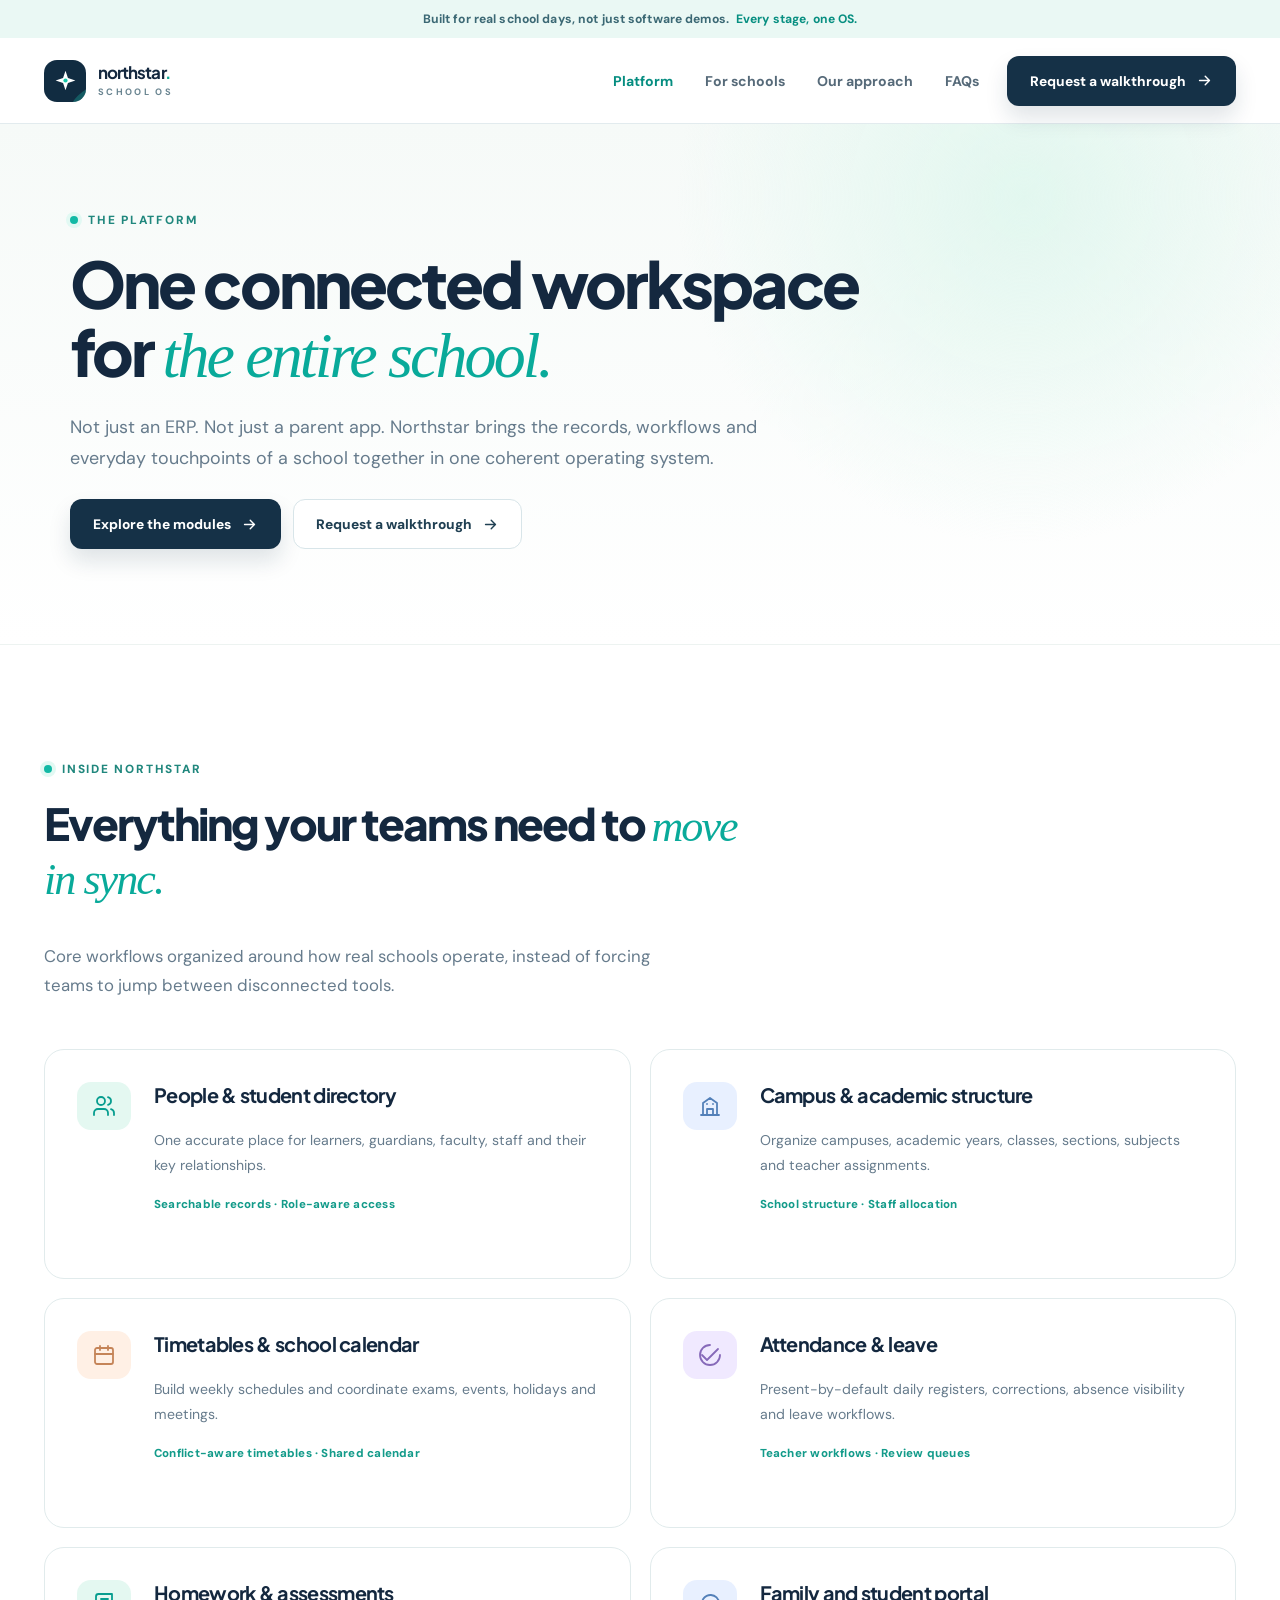
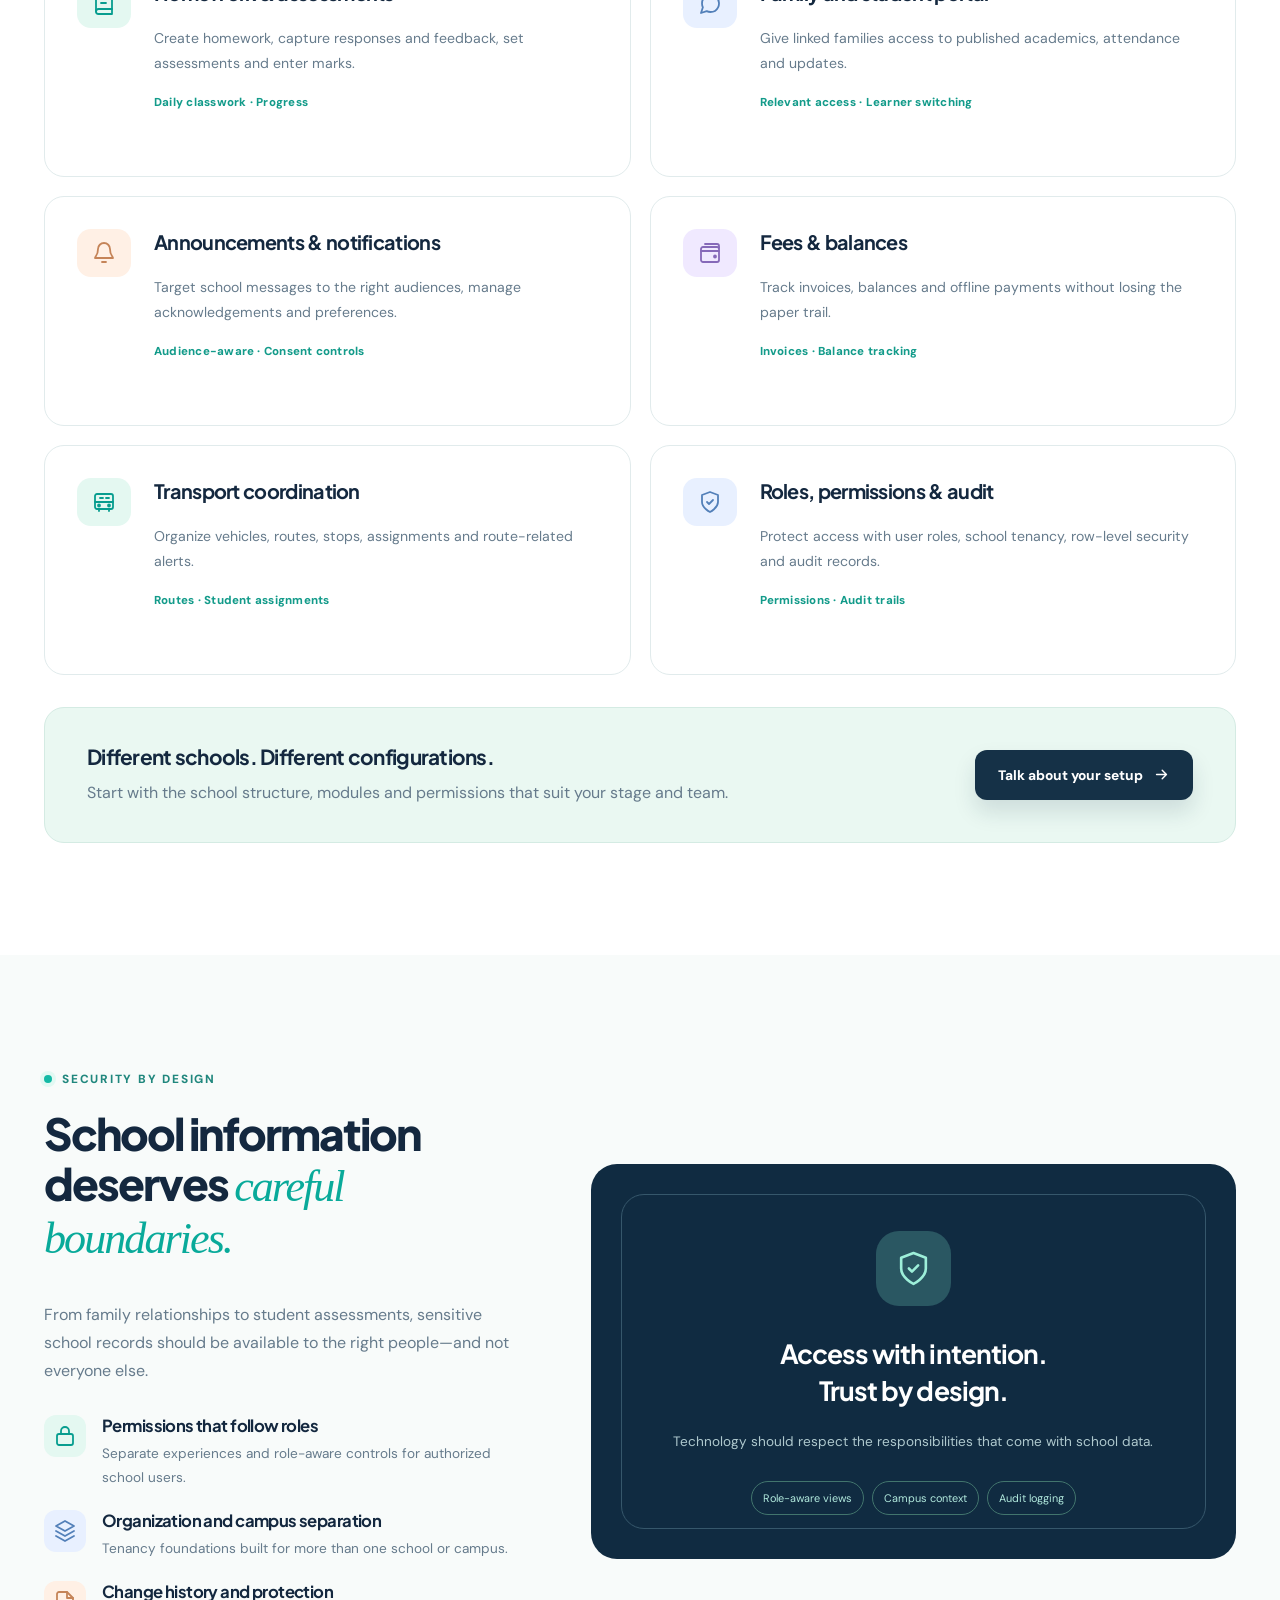
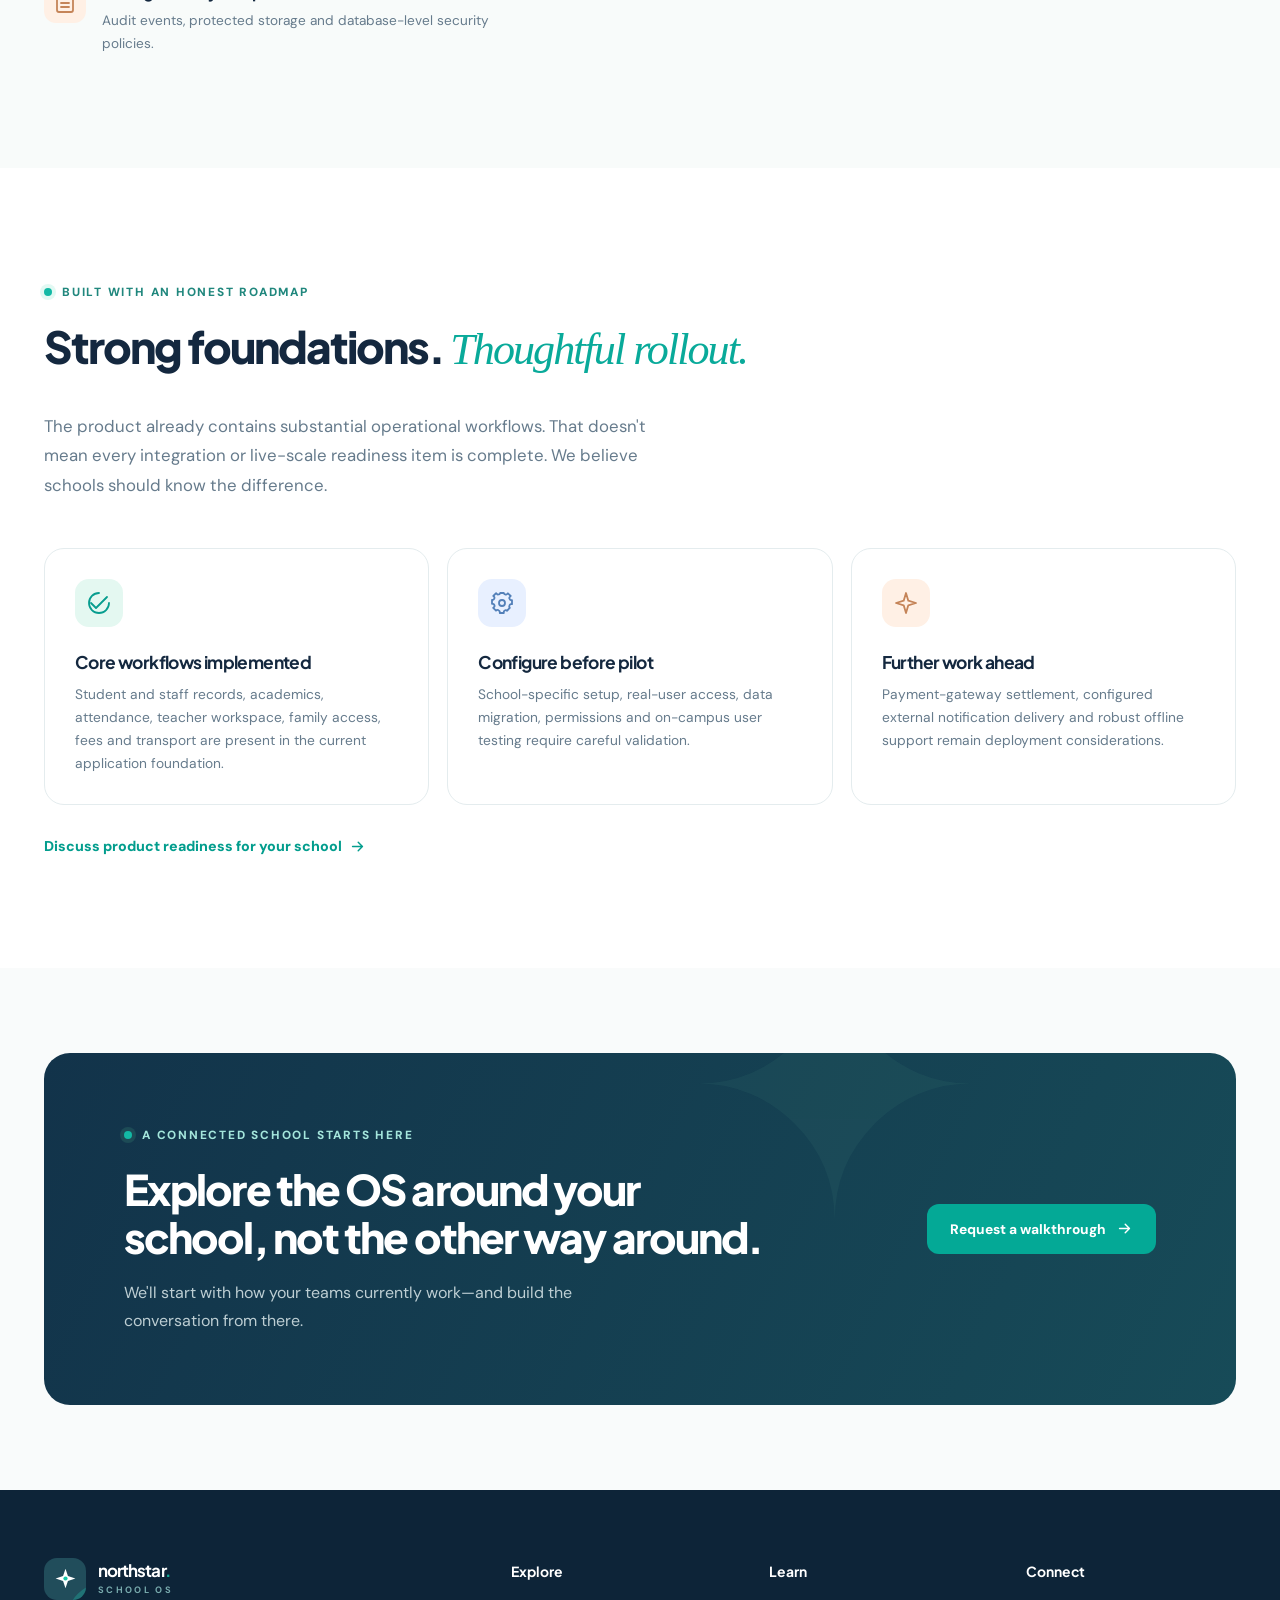
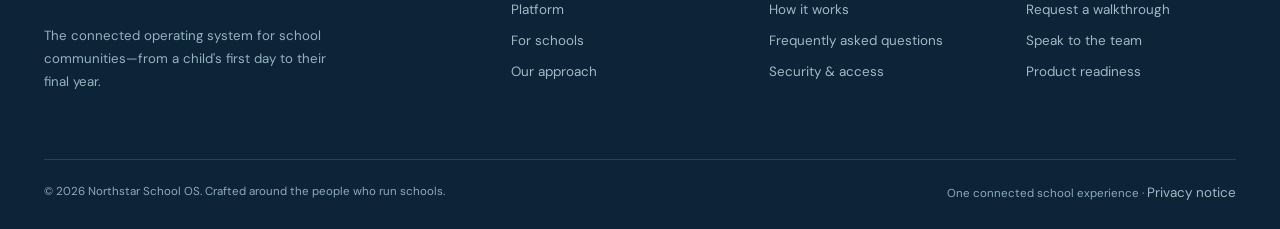
<file: platform.html>
<!doctype html><html lang="en"><head><meta charset="utf-8"><meta name="viewport" content="width=device-width, initial-scale=1"><meta name="theme-color" content="#14283f"><meta name="description" content="Explore Northstar School OS modules including student records, classes, attendance, academics, families, fees and transport."><title>Platform — Connected school operations | Northstar School OS</title><link rel="icon" type="image/svg+xml" href="assets/favicon.svg"><link rel="stylesheet" href="assets/styles.css"><script src="assets/site.js" defer></script></head><body><div class="topbar">Built for real school days, not just software demos. <span>Every stage, one OS.</span></div>
<header class="nav-wrap"><nav class="nav container" aria-label="Main navigation"><a class="logo" href="index.html" aria-label="Northstar School OS home"><span class="logo-mark"><svg width="23" height="23" viewBox="0 0 24 24" fill="none" aria-hidden="true"><path d="M12 1.7 14.55 9.45 22.3 12l-7.75 2.55L12 22.3l-2.55-7.75L1.7 12l7.75-2.55L12 1.7Z" fill="currentColor"/><circle cx="12" cy="12" r="2.2" fill="#17c7a9"/></svg></span><span class="logo-copy"><strong>northstar<span style="color:#10a994">.</span></strong><small>SCHOOL OS</small></span></a><div class="nav-links"><a href="platform.html" class="active">Platform</a><a href="schools.html" class="">For schools</a><a href="approach.html" class="">Our approach</a><a href="index.html#faqs" class="">FAQs</a></div><div class="nav-actions"><a class="btn primary" href="contact.html">Request a walkthrough <svg width="18" height="18" viewBox="0 0 24 24" fill="none" stroke="currentColor" stroke-width="2" stroke-linecap="round" stroke-linejoin="round" aria-hidden="true"><path d="M5 12h14m-6-6 6 6-6 6"/></svg></a></div><button class="mobile-menu-btn" aria-label="Open menu" aria-expanded="false" aria-controls="mobile-menu" id="menu-toggle"><svg width="22" height="22" viewBox="0 0 24 24" fill="none" stroke="currentColor" stroke-width="2" stroke-linecap="round"><path d="M4 7h16M4 12h16M4 17h16"/></svg></button></nav><div id="mobile-menu" class="mobile-menu" aria-label="Mobile navigation"><a href="platform.html" class="active">Platform</a><a href="schools.html" class="">For schools</a><a href="approach.html" class="">Our approach</a><a href="index.html#faqs" class="">FAQs</a><a class="btn primary" href="contact.html">Request a walkthrough <svg width="18" height="18" viewBox="0 0 24 24" fill="none" stroke="currentColor" stroke-width="2" stroke-linecap="round" stroke-linejoin="round" aria-hidden="true"><path d="M5 12h14m-6-6 6 6-6 6"/></svg></a></div></header><main id="main"><section class="page-hero"><div class="container"><span class="eyebrow">The platform</span><h1>One connected workspace for <span class="serif">the entire school.</span></h1><p>Not just an ERP. Not just a parent app. Northstar brings the records, workflows and everyday touchpoints of a school together in one coherent operating system.</p><div class="hero-ctas"><a class="btn primary" href="#modules">Explore the modules <svg width="18" height="18" viewBox="0 0 24 24" fill="none" stroke="currentColor" stroke-width="2" stroke-linecap="round" stroke-linejoin="round" aria-hidden="true"><path d="M5 12h14m-6-6 6 6-6 6"/></svg></a><a class="btn light" href="contact.html">Request a walkthrough <svg width="18" height="18" viewBox="0 0 24 24" fill="none" stroke="currentColor" stroke-width="2" stroke-linecap="round" stroke-linejoin="round" aria-hidden="true"><path d="M5 12h14m-6-6 6 6-6 6"/></svg></a></div></div></section>
<section class="section" id="modules"><div class="container"><div class="section-head"><span class="eyebrow">Inside Northstar</span><h2>Everything your teams need to <span class="serif">move in sync.</span></h2><p>Core workflows organized around how real schools operate, instead of forcing teams to jump between disconnected tools.</p></div><div class="platform-grid"><article class="platform-feature"><span class="icon-box " aria-hidden="true"><svg data-icon="users" viewBox="0 0 24 24" fill="none" stroke="currentColor" stroke-width="1.8" stroke-linecap="round" stroke-linejoin="round"></svg></span><div><h3>People & student directory</h3><p>One accurate place for learners, guardians, faculty, staff and their key relationships.</p><small>Searchable records · Role-aware access</small></div></article><article class="platform-feature"><span class="icon-box blue" aria-hidden="true"><svg data-icon="school" viewBox="0 0 24 24" fill="none" stroke="currentColor" stroke-width="1.8" stroke-linecap="round" stroke-linejoin="round"></svg></span><div><h3>Campus & academic structure</h3><p>Organize campuses, academic years, classes, sections, subjects and teacher assignments.</p><small>School structure · Staff allocation</small></div></article><article class="platform-feature"><span class="icon-box peach" aria-hidden="true"><svg data-icon="calendar" viewBox="0 0 24 24" fill="none" stroke="currentColor" stroke-width="1.8" stroke-linecap="round" stroke-linejoin="round"></svg></span><div><h3>Timetables & school calendar</h3><p>Build weekly schedules and coordinate exams, events, holidays and meetings.</p><small>Conflict-aware timetables · Shared calendar</small></div></article><article class="platform-feature"><span class="icon-box purple" aria-hidden="true"><svg data-icon="check" viewBox="0 0 24 24" fill="none" stroke="currentColor" stroke-width="1.8" stroke-linecap="round" stroke-linejoin="round"></svg></span><div><h3>Attendance & leave</h3><p>Present-by-default daily registers, corrections, absence visibility and leave workflows.</p><small>Teacher workflows · Review queues</small></div></article><article class="platform-feature"><span class="icon-box " aria-hidden="true"><svg data-icon="book" viewBox="0 0 24 24" fill="none" stroke="currentColor" stroke-width="1.8" stroke-linecap="round" stroke-linejoin="round"></svg></span><div><h3>Homework & assessments</h3><p>Create homework, capture responses and feedback, set assessments and enter marks.</p><small>Daily classwork · Progress</small></div></article><article class="platform-feature"><span class="icon-box blue" aria-hidden="true"><svg data-icon="message" viewBox="0 0 24 24" fill="none" stroke="currentColor" stroke-width="1.8" stroke-linecap="round" stroke-linejoin="round"></svg></span><div><h3>Family and student portal</h3><p>Give linked families access to published academics, attendance and updates.</p><small>Relevant access · Learner switching</small></div></article><article class="platform-feature"><span class="icon-box peach" aria-hidden="true"><svg data-icon="bell" viewBox="0 0 24 24" fill="none" stroke="currentColor" stroke-width="1.8" stroke-linecap="round" stroke-linejoin="round"></svg></span><div><h3>Announcements & notifications</h3><p>Target school messages to the right audiences, manage acknowledgements and preferences.</p><small>Audience-aware · Consent controls</small></div></article><article class="platform-feature"><span class="icon-box purple" aria-hidden="true"><svg data-icon="wallet" viewBox="0 0 24 24" fill="none" stroke="currentColor" stroke-width="1.8" stroke-linecap="round" stroke-linejoin="round"></svg></span><div><h3>Fees & balances</h3><p>Track invoices, balances and offline payments without losing the paper trail.</p><small>Invoices · Balance tracking</small></div></article><article class="platform-feature"><span class="icon-box " aria-hidden="true"><svg data-icon="bus" viewBox="0 0 24 24" fill="none" stroke="currentColor" stroke-width="1.8" stroke-linecap="round" stroke-linejoin="round"></svg></span><div><h3>Transport coordination</h3><p>Organize vehicles, routes, stops, assignments and route-related alerts.</p><small>Routes · Student assignments</small></div></article><article class="platform-feature"><span class="icon-box blue" aria-hidden="true"><svg data-icon="shield" viewBox="0 0 24 24" fill="none" stroke="currentColor" stroke-width="1.8" stroke-linecap="round" stroke-linejoin="round"></svg></span><div><h3>Roles, permissions & audit</h3><p>Protect access with user roles, school tenancy, row-level security and audit records.</p><small>Permissions · Audit trails</small></div></article></div><div class="callout"><div><h3 style="margin-bottom:3px">Different schools. Different configurations.</h3><p>Start with the school structure, modules and permissions that suit your stage and team.</p></div><a class="btn primary" href="contact.html">Talk about your setup <svg width="18" height="18" viewBox="0 0 24 24" fill="none" stroke="currentColor" stroke-width="2" stroke-linecap="round" stroke-linejoin="round" aria-hidden="true"><path d="M5 12h14m-6-6 6 6-6 6"/></svg></a></div></div></section>
<section class="section alt" id="security"><div class="container safety-grid"><div><span class="eyebrow">Security by design</span><h2>School information deserves <span class="serif">careful boundaries.</span></h2><p>From family relationships to student assessments, sensitive school records should be available to the right people—and not everyone else.</p><div class="content-list"><div><span class="icon-box " aria-hidden="true"><svg data-icon="lock" viewBox="0 0 24 24" fill="none" stroke="currentColor" stroke-width="1.8" stroke-linecap="round" stroke-linejoin="round"></svg></span><span><h3>Permissions that follow roles</h3><p>Separate experiences and role-aware controls for authorized school users.</p></span></div><div><span class="icon-box blue" aria-hidden="true"><svg data-icon="layers" viewBox="0 0 24 24" fill="none" stroke="currentColor" stroke-width="1.8" stroke-linecap="round" stroke-linejoin="round"></svg></span><span><h3>Organization and campus separation</h3><p>Tenancy foundations built for more than one school or campus.</p></span></div><div><span class="icon-box peach" aria-hidden="true"><svg data-icon="file" viewBox="0 0 24 24" fill="none" stroke="currentColor" stroke-width="1.8" stroke-linecap="round" stroke-linejoin="round"></svg></span><span><h3>Change history and protection</h3><p>Audit events, protected storage and database-level security policies.</p></span></div></div></div><div class="safety-visual"><div class="lock"><svg data-icon="shield" viewBox="0 0 24 24" fill="none" stroke="currentColor" stroke-width="1.7" stroke-linecap="round" stroke-linejoin="round"></svg></div><h3>Access with intention. Trust by design.</h3><p>Technology should respect the responsibilities that come with school data.</p><div class="pill-row"><span>Role-aware views</span><span>Campus context</span><span>Audit logging</span></div></div></div></section>
<section class="section" id="roadmap"><div class="container"><div class="section-head"><span class="eyebrow">Built with an honest roadmap</span><h2>Strong foundations. <span class="serif">Thoughtful rollout.</span></h2><p>The product already contains substantial operational workflows. That doesn't mean every integration or live-scale readiness item is complete. We believe schools should know the difference.</p></div><div class="grid cols3"><article class="feature-card"><span class="icon-box " aria-hidden="true"><svg data-icon="check" viewBox="0 0 24 24" fill="none" stroke="currentColor" stroke-width="1.8" stroke-linecap="round" stroke-linejoin="round"></svg></span><h3>Core workflows implemented</h3><p>Student and staff records, academics, attendance, teacher workspace, family access, fees and transport are present in the current application foundation.</p></article><article class="feature-card"><span class="icon-box blue" aria-hidden="true"><svg data-icon="settings" viewBox="0 0 24 24" fill="none" stroke="currentColor" stroke-width="1.8" stroke-linecap="round" stroke-linejoin="round"></svg></span><h3>Configure before pilot</h3><p>School-specific setup, real-user access, data migration, permissions and on-campus user testing require careful validation.</p></article><article class="feature-card"><span class="icon-box peach" aria-hidden="true"><svg data-icon="spark" viewBox="0 0 24 24" fill="none" stroke="currentColor" stroke-width="1.8" stroke-linecap="round" stroke-linejoin="round"></svg></span><h3>Further work ahead</h3><p>Payment-gateway settlement, configured external notification delivery and robust offline support remain deployment considerations.</p></article></div><div style="margin-top:30px"><a class="text-link" href="contact.html">Discuss product readiness for your school <svg width="18" height="18" viewBox="0 0 24 24" fill="none" stroke="currentColor" stroke-width="2" stroke-linecap="round" stroke-linejoin="round" aria-hidden="true"><path d="M5 12h14m-6-6 6 6-6 6"/></svg></a></div></div></section>
<section class="cta-area"><div class="container"><div class="cta-panel"><div><span class="eyebrow dark">A connected school starts here</span><h2>Explore the OS around your school, not the other way around.</h2><p>We'll start with how your teams currently work—and build the conversation from there.</p></div><a class="btn green" href="contact.html">Request a walkthrough <svg width="18" height="18" viewBox="0 0 24 24" fill="none" stroke="currentColor" stroke-width="2" stroke-linecap="round" stroke-linejoin="round" aria-hidden="true"><path d="M5 12h14m-6-6 6 6-6 6"/></svg></a></div></div></section></main><footer class="footer"><div class="container"><div class="footer-grid"><div><a class="logo" href="index.html" aria-label="Northstar School OS home"><span class="logo-mark"><svg width="23" height="23" viewBox="0 0 24 24" fill="none" aria-hidden="true"><path d="M12 1.7 14.55 9.45 22.3 12l-7.75 2.55L12 22.3l-2.55-7.75L1.7 12l7.75-2.55L12 1.7Z" fill="currentColor"/><circle cx="12" cy="12" r="2.2" fill="#17c7a9"/></svg></span><span class="logo-copy"><strong>northstar<span style="color:#10a994">.</span></strong><small>SCHOOL OS</small></span></a><p class="footer-about">The connected operating system for school communities—from a child's first day to their final year.</p></div><div><h4>Explore</h4><a href="platform.html">Platform</a><a href="schools.html">For schools</a><a href="approach.html">Our approach</a></div><div><h4>Learn</h4><a href="index.html#how-it-works">How it works</a><a href="index.html#faqs">Frequently asked questions</a><a href="platform.html#security">Security & access</a></div><div><h4>Connect</h4><a href="contact.html">Request a walkthrough</a><a href="contact.html">Speak to the team</a><a href="platform.html#roadmap">Product readiness</a></div></div><div class="footer-bottom"><span>© <span id="year">2026</span> Northstar School OS. Crafted around the people who run schools.</span><span>One connected school experience · <a href="privacy.html">Privacy notice</a></span></div></div></footer></body></html>
</file>
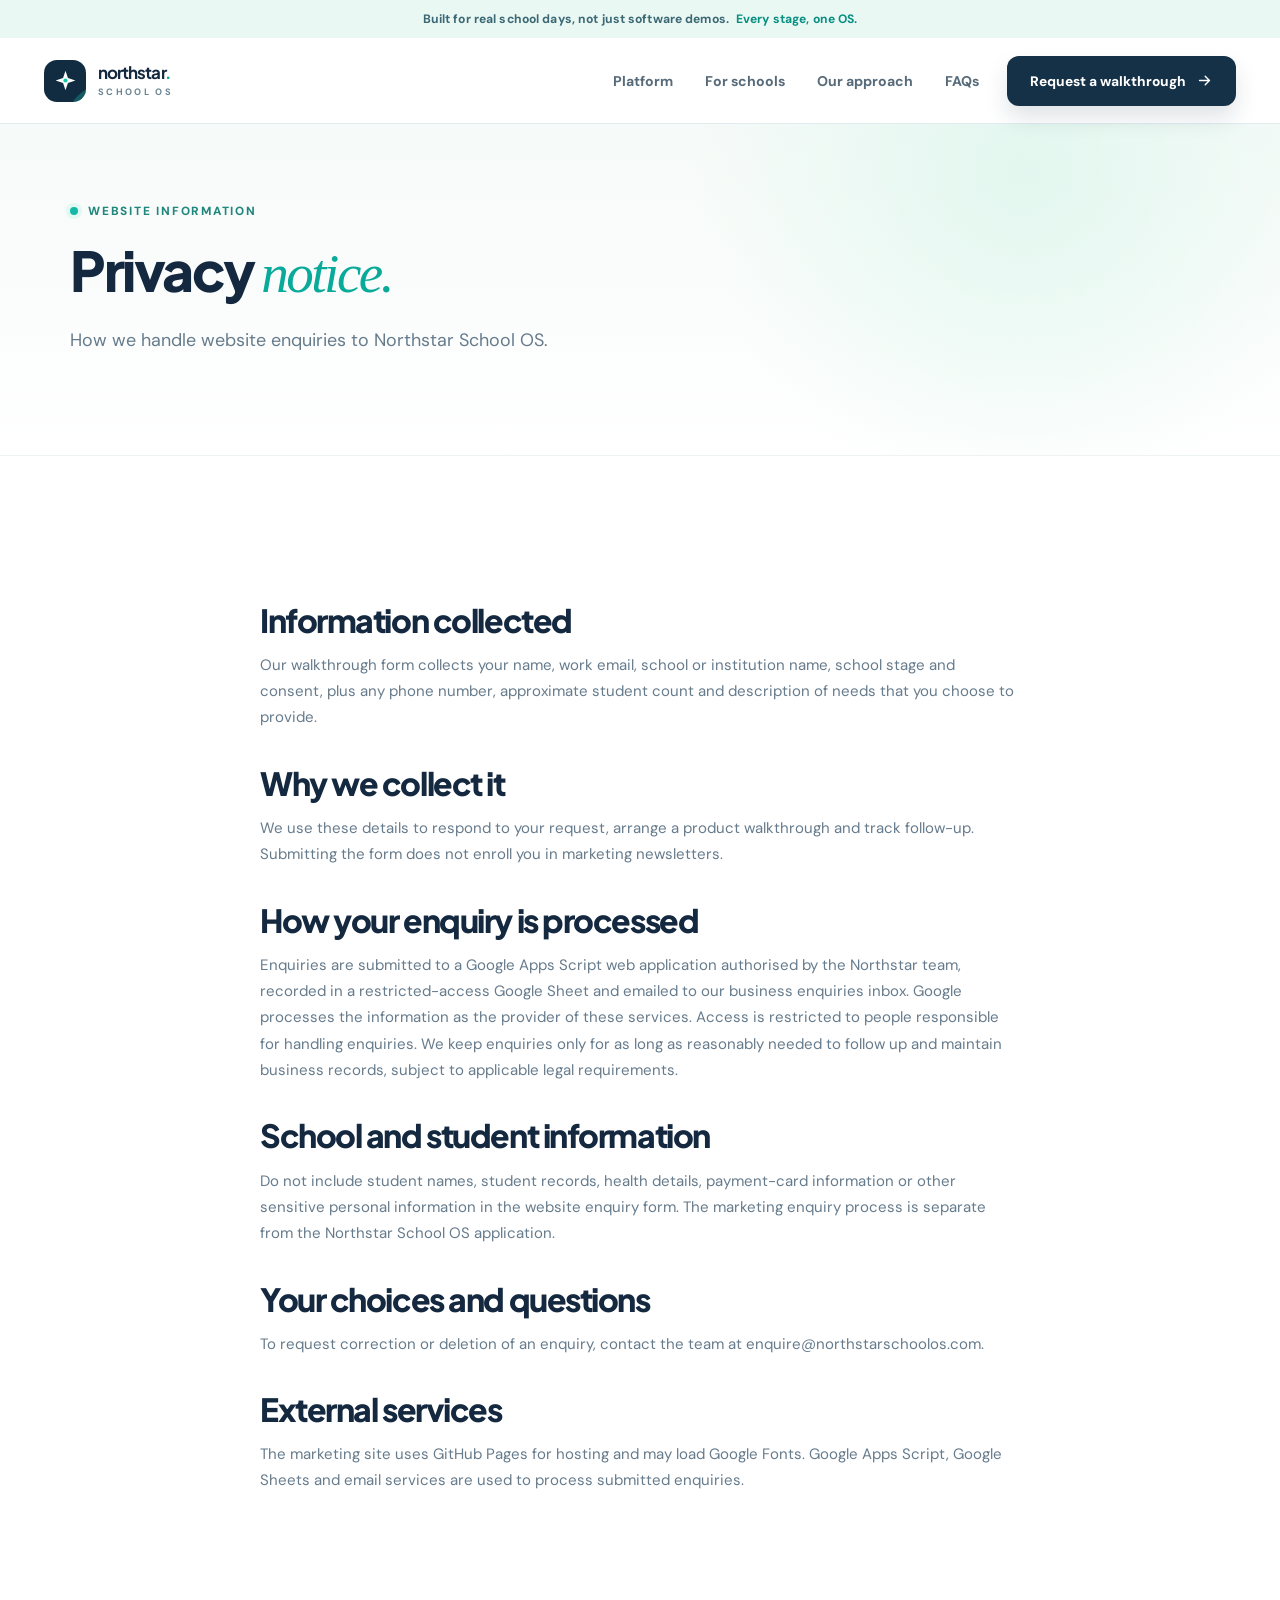
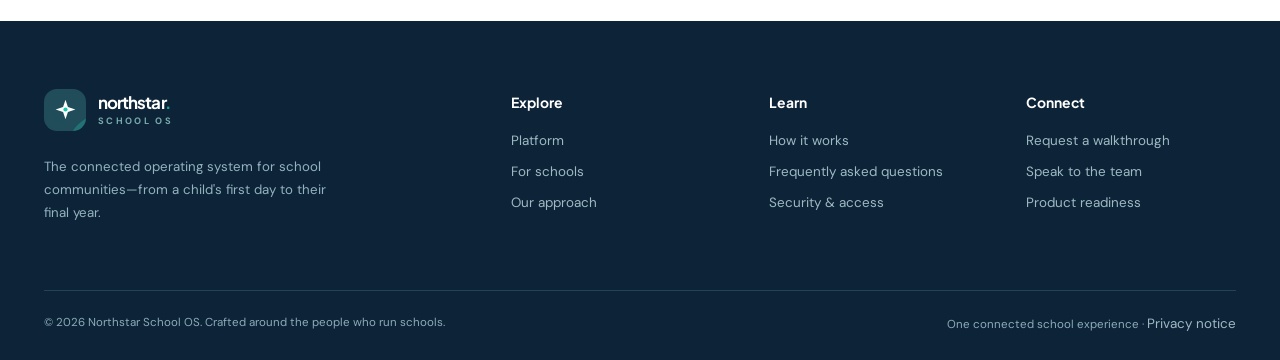
<file: privacy.html>
<!doctype html><html lang="en"><head><meta charset="utf-8"><meta name="viewport" content="width=device-width, initial-scale=1"><meta name="theme-color" content="#14283f"><meta name="description" content="How Northstar School OS handles walkthrough enquiries submitted through this website."><title>Privacy Notice | Northstar School OS</title><link rel="icon" type="image/svg+xml" href="assets/favicon.svg"><link rel="stylesheet" href="assets/styles.css"><script src="assets/site.js" defer></script></head><body><div class="topbar">Built for real school days, not just software demos. <span>Every stage, one OS.</span></div>
<header class="nav-wrap"><nav class="nav container" aria-label="Main navigation"><a class="logo" href="index.html" aria-label="Northstar School OS home"><span class="logo-mark"><svg width="23" height="23" viewBox="0 0 24 24" fill="none" aria-hidden="true"><path d="M12 1.7 14.55 9.45 22.3 12l-7.75 2.55L12 22.3l-2.55-7.75L1.7 12l7.75-2.55L12 1.7Z" fill="currentColor"/><circle cx="12" cy="12" r="2.2" fill="#17c7a9"/></svg></span><span class="logo-copy"><strong>northstar<span style="color:#10a994">.</span></strong><small>SCHOOL OS</small></span></a><div class="nav-links"><a href="platform.html" class="">Platform</a><a href="schools.html" class="">For schools</a><a href="approach.html" class="">Our approach</a><a href="index.html#faqs" class="">FAQs</a></div><div class="nav-actions"><a class="btn primary" href="contact.html">Request a walkthrough <svg width="18" height="18" viewBox="0 0 24 24" fill="none" stroke="currentColor" stroke-width="2" stroke-linecap="round" stroke-linejoin="round" aria-hidden="true"><path d="M5 12h14m-6-6 6 6-6 6"/></svg></a></div><button class="mobile-menu-btn" aria-label="Open menu" aria-expanded="false" aria-controls="mobile-menu" id="menu-toggle"><svg width="22" height="22" viewBox="0 0 24 24" fill="none" stroke="currentColor" stroke-width="2" stroke-linecap="round"><path d="M4 7h16M4 12h16M4 17h16"/></svg></button></nav><div id="mobile-menu" class="mobile-menu" aria-label="Mobile navigation"><a href="platform.html" class="">Platform</a><a href="schools.html" class="">For schools</a><a href="approach.html" class="">Our approach</a><a href="index.html#faqs" class="">FAQs</a><a class="btn primary" href="contact.html">Request a walkthrough <svg width="18" height="18" viewBox="0 0 24 24" fill="none" stroke="currentColor" stroke-width="2" stroke-linecap="round" stroke-linejoin="round" aria-hidden="true"><path d="M5 12h14m-6-6 6 6-6 6"/></svg></a></div></header><main id="main"><section class="page-hero compact"><div class="container"><span class="eyebrow">Website information</span><h1>Privacy <span class="serif">notice.</span></h1><p>How we handle website enquiries to Northstar School OS.</p></div></section><section class="section"><div class="container legal-content"><h2>Information collected</h2><p>Our walkthrough form collects your name, work email, school or institution name, school stage and consent, plus any phone number, approximate student count and description of needs that you choose to provide.</p><h2>Why we collect it</h2><p>We use these details to respond to your request, arrange a product walkthrough and track follow-up. Submitting the form does not enroll you in marketing newsletters.</p><h2>How your enquiry is processed</h2><p>Enquiries are submitted to a Google Apps Script web application authorised by the Northstar team, recorded in a restricted-access Google Sheet and emailed to our business enquiries inbox. Google processes the information as the provider of these services. Access is restricted to people responsible for handling enquiries. We keep enquiries only for as long as reasonably needed to follow up and maintain business records, subject to applicable legal requirements.</p><h2>School and student information</h2><p>Do not include student names, student records, health details, payment-card information or other sensitive personal information in the website enquiry form. The marketing enquiry process is separate from the Northstar School OS application.</p><h2>Your choices and questions</h2><p>To request correction or deletion of an enquiry, contact the team at <a href="mailto:enquire@northstarschoolos.com">enquire@northstarschoolos.com</a>.</p><h2>External services</h2><p>The marketing site uses GitHub Pages for hosting and may load Google Fonts. Google Apps Script, Google Sheets and email services are used to process submitted enquiries.</p></div></section></main><footer class="footer"><div class="container"><div class="footer-grid"><div><a class="logo" href="index.html" aria-label="Northstar School OS home"><span class="logo-mark"><svg width="23" height="23" viewBox="0 0 24 24" fill="none" aria-hidden="true"><path d="M12 1.7 14.55 9.45 22.3 12l-7.75 2.55L12 22.3l-2.55-7.75L1.7 12l7.75-2.55L12 1.7Z" fill="currentColor"/><circle cx="12" cy="12" r="2.2" fill="#17c7a9"/></svg></span><span class="logo-copy"><strong>northstar<span style="color:#10a994">.</span></strong><small>SCHOOL OS</small></span></a><p class="footer-about">The connected operating system for school communities—from a child's first day to their final year.</p></div><div><h4>Explore</h4><a href="platform.html">Platform</a><a href="schools.html">For schools</a><a href="approach.html">Our approach</a></div><div><h4>Learn</h4><a href="index.html#how-it-works">How it works</a><a href="index.html#faqs">Frequently asked questions</a><a href="platform.html#security">Security & access</a></div><div><h4>Connect</h4><a href="contact.html">Request a walkthrough</a><a href="contact.html">Speak to the team</a><a href="platform.html#roadmap">Product readiness</a></div></div><div class="footer-bottom"><span>© <span id="year">2026</span> Northstar School OS. Crafted around the people who run schools.</span><span>One connected school experience · <a href="privacy.html">Privacy notice</a></span></div></div></footer></body></html>
</file>
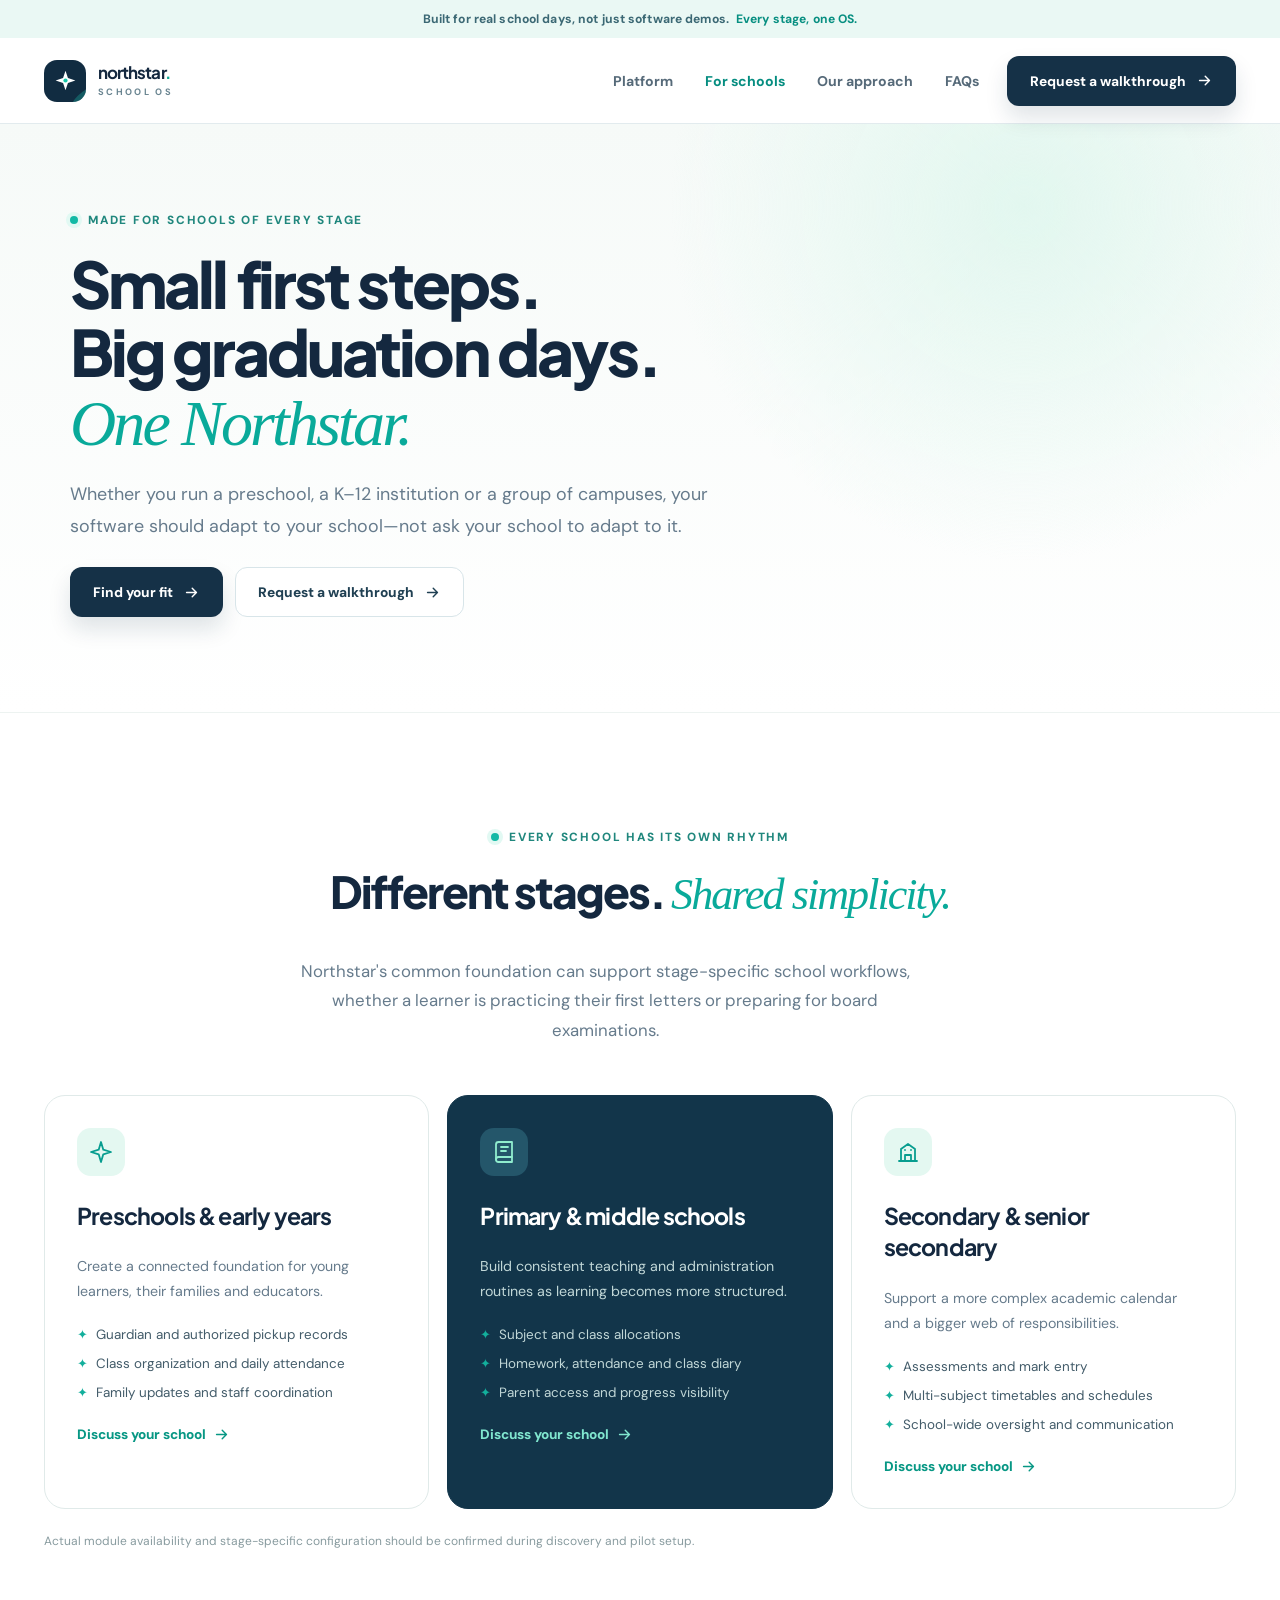
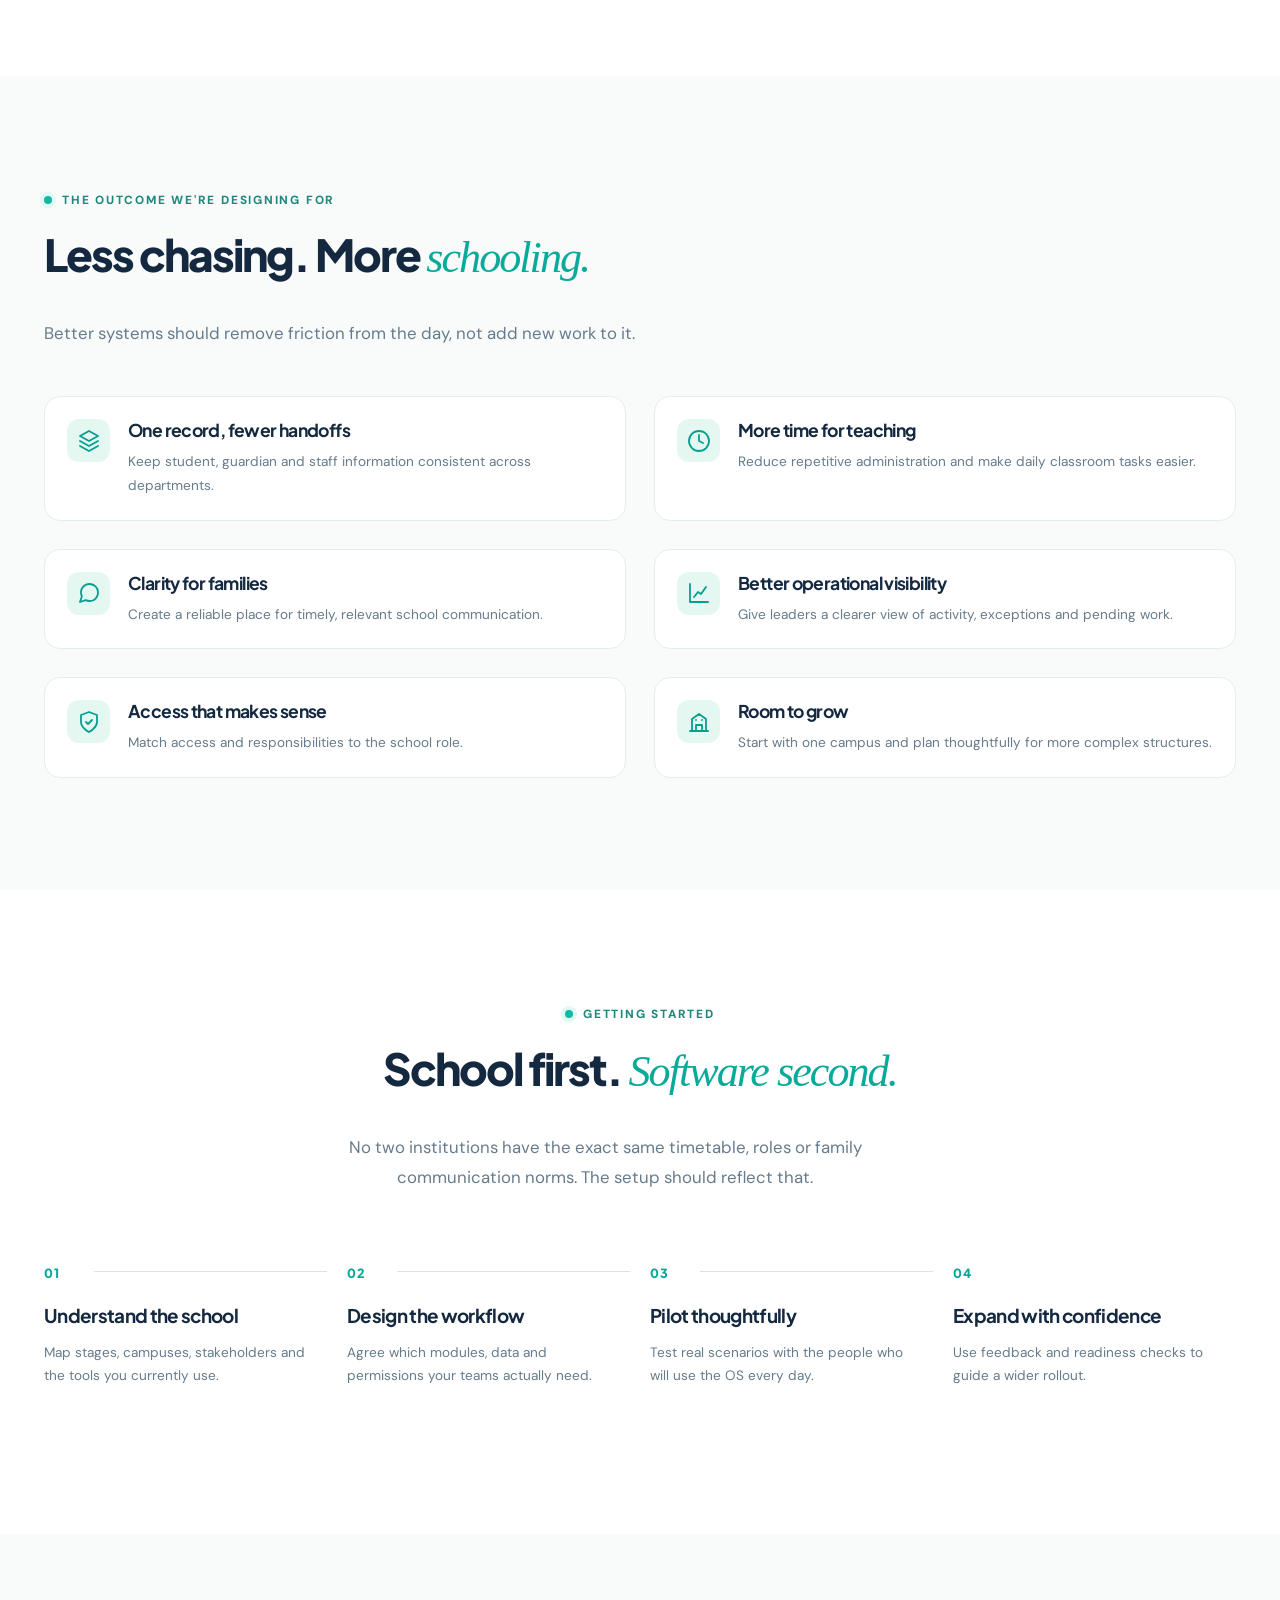
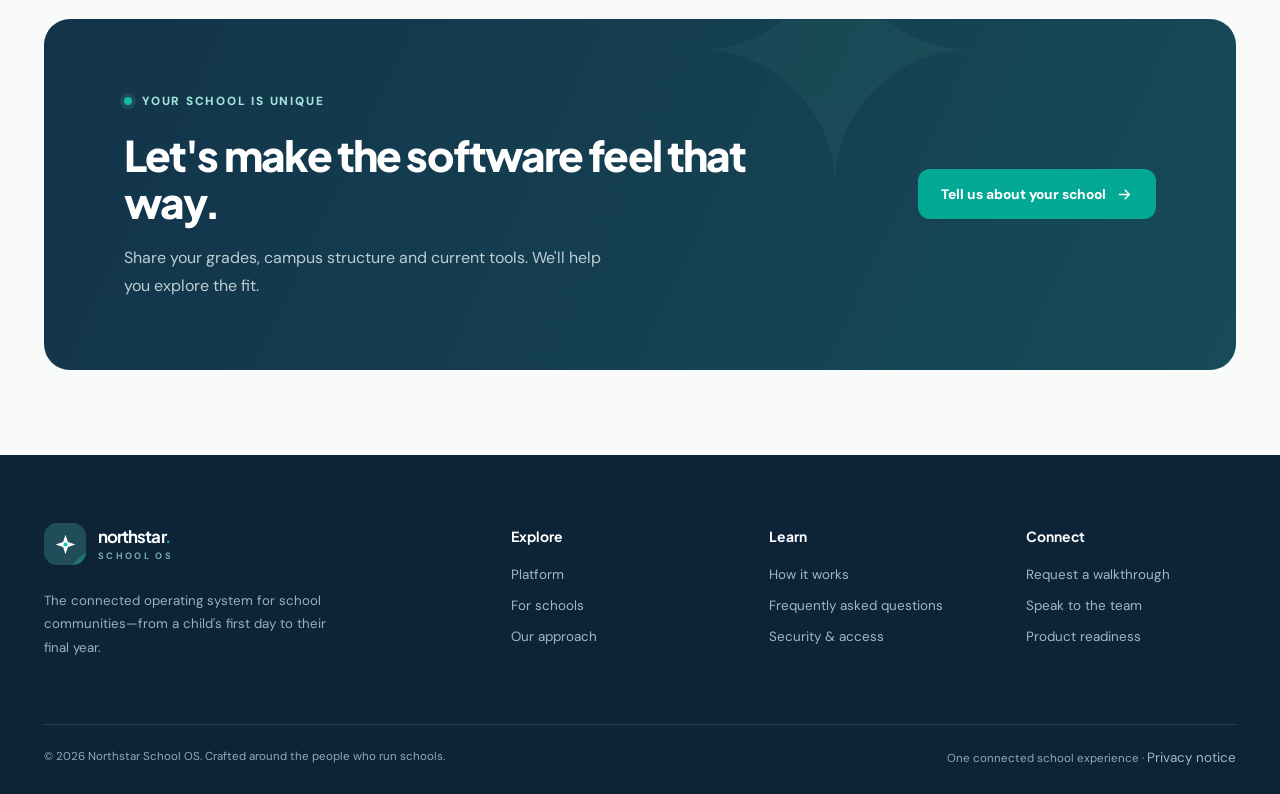
<file: schools.html>
<!doctype html><html lang="en"><head><meta charset="utf-8"><meta name="viewport" content="width=device-width, initial-scale=1"><meta name="theme-color" content="#14283f"><meta name="description" content="Northstar School OS is designed to support the needs of preschools, primary schools, secondary schools and K–12 groups."><title>For Schools — From preschool to Grade 12 | Northstar School OS</title><link rel="icon" type="image/svg+xml" href="assets/favicon.svg"><link rel="stylesheet" href="assets/styles.css"><script src="assets/site.js" defer></script></head><body><div class="topbar">Built for real school days, not just software demos. <span>Every stage, one OS.</span></div>
<header class="nav-wrap"><nav class="nav container" aria-label="Main navigation"><a class="logo" href="index.html" aria-label="Northstar School OS home"><span class="logo-mark"><svg width="23" height="23" viewBox="0 0 24 24" fill="none" aria-hidden="true"><path d="M12 1.7 14.55 9.45 22.3 12l-7.75 2.55L12 22.3l-2.55-7.75L1.7 12l7.75-2.55L12 1.7Z" fill="currentColor"/><circle cx="12" cy="12" r="2.2" fill="#17c7a9"/></svg></span><span class="logo-copy"><strong>northstar<span style="color:#10a994">.</span></strong><small>SCHOOL OS</small></span></a><div class="nav-links"><a href="platform.html" class="">Platform</a><a href="schools.html" class="active">For schools</a><a href="approach.html" class="">Our approach</a><a href="index.html#faqs" class="">FAQs</a></div><div class="nav-actions"><a class="btn primary" href="contact.html">Request a walkthrough <svg width="18" height="18" viewBox="0 0 24 24" fill="none" stroke="currentColor" stroke-width="2" stroke-linecap="round" stroke-linejoin="round" aria-hidden="true"><path d="M5 12h14m-6-6 6 6-6 6"/></svg></a></div><button class="mobile-menu-btn" aria-label="Open menu" aria-expanded="false" aria-controls="mobile-menu" id="menu-toggle"><svg width="22" height="22" viewBox="0 0 24 24" fill="none" stroke="currentColor" stroke-width="2" stroke-linecap="round"><path d="M4 7h16M4 12h16M4 17h16"/></svg></button></nav><div id="mobile-menu" class="mobile-menu" aria-label="Mobile navigation"><a href="platform.html" class="">Platform</a><a href="schools.html" class="active">For schools</a><a href="approach.html" class="">Our approach</a><a href="index.html#faqs" class="">FAQs</a><a class="btn primary" href="contact.html">Request a walkthrough <svg width="18" height="18" viewBox="0 0 24 24" fill="none" stroke="currentColor" stroke-width="2" stroke-linecap="round" stroke-linejoin="round" aria-hidden="true"><path d="M5 12h14m-6-6 6 6-6 6"/></svg></a></div></header><main id="main"><section class="page-hero"><div class="container"><span class="eyebrow">Made for schools of every stage</span><h1>Small first steps.<br>Big graduation days.<br><span class="serif">One Northstar.</span></h1><p>Whether you run a preschool, a K–12 institution or a group of campuses, your software should adapt to your school—not ask your school to adapt to it.</p><div class="hero-ctas"><a class="btn primary" href="#school-types">Find your fit <svg width="18" height="18" viewBox="0 0 24 24" fill="none" stroke="currentColor" stroke-width="2" stroke-linecap="round" stroke-linejoin="round" aria-hidden="true"><path d="M5 12h14m-6-6 6 6-6 6"/></svg></a><a class="btn light" href="contact.html">Request a walkthrough <svg width="18" height="18" viewBox="0 0 24 24" fill="none" stroke="currentColor" stroke-width="2" stroke-linecap="round" stroke-linejoin="round" aria-hidden="true"><path d="M5 12h14m-6-6 6 6-6 6"/></svg></a></div></div></section>
<section class="section" id="school-types"><div class="container"><div class="section-head center"><span class="eyebrow">Every school has its own rhythm</span><h2>Different stages. <span class="serif">Shared simplicity.</span></h2><p>Northstar's common foundation can support stage-specific school workflows, whether a learner is practicing their first letters or preparing for board examinations.</p></div><div class="solution-cards"><article class="solution-card "><span class="icon-box " aria-hidden="true"><svg data-icon="spark" viewBox="0 0 24 24" fill="none" stroke="currentColor" stroke-width="1.8" stroke-linecap="round" stroke-linejoin="round"></svg></span><h3>Preschools & early years</h3><p>Create a connected foundation for young learners, their families and educators.</p><ul><li>Guardian and authorized pickup records</li><li>Class organization and daily attendance</li><li>Family updates and staff coordination</li></ul><a class="text-link" href="contact.html">Discuss your school <svg width="18" height="18" viewBox="0 0 24 24" fill="none" stroke="currentColor" stroke-width="2" stroke-linecap="round" stroke-linejoin="round" aria-hidden="true"><path d="M5 12h14m-6-6 6 6-6 6"/></svg></a></article><article class="solution-card featured"><span class="icon-box " aria-hidden="true"><svg data-icon="book" viewBox="0 0 24 24" fill="none" stroke="currentColor" stroke-width="1.8" stroke-linecap="round" stroke-linejoin="round"></svg></span><h3>Primary & middle schools</h3><p>Build consistent teaching and administration routines as learning becomes more structured.</p><ul><li>Subject and class allocations</li><li>Homework, attendance and class diary</li><li>Parent access and progress visibility</li></ul><a class="text-link" href="contact.html">Discuss your school <svg width="18" height="18" viewBox="0 0 24 24" fill="none" stroke="currentColor" stroke-width="2" stroke-linecap="round" stroke-linejoin="round" aria-hidden="true"><path d="M5 12h14m-6-6 6 6-6 6"/></svg></a></article><article class="solution-card "><span class="icon-box " aria-hidden="true"><svg data-icon="school" viewBox="0 0 24 24" fill="none" stroke="currentColor" stroke-width="1.8" stroke-linecap="round" stroke-linejoin="round"></svg></span><h3>Secondary & senior secondary</h3><p>Support a more complex academic calendar and a bigger web of responsibilities.</p><ul><li>Assessments and mark entry</li><li>Multi-subject timetables and schedules</li><li>School-wide oversight and communication</li></ul><a class="text-link" href="contact.html">Discuss your school <svg width="18" height="18" viewBox="0 0 24 24" fill="none" stroke="currentColor" stroke-width="2" stroke-linecap="round" stroke-linejoin="round" aria-hidden="true"><path d="M5 12h14m-6-6 6 6-6 6"/></svg></a></article></div><p class="small-note" style="margin-top:22px">Actual module availability and stage-specific configuration should be confirmed during discovery and pilot setup.</p></div></section>
<section class="section alt"><div class="container"><div class="section-head"><span class="eyebrow">The outcome we're designing for</span><h2>Less chasing. More <span class="serif">schooling.</span></h2><p>Better systems should remove friction from the day, not add new work to it.</p></div><div class="outcome-columns"><article class="outcome"><span class="icon-box " aria-hidden="true"><svg data-icon="layers" viewBox="0 0 24 24" fill="none" stroke="currentColor" stroke-width="1.8" stroke-linecap="round" stroke-linejoin="round"></svg></span><div><h3>One record, fewer handoffs</h3><p>Keep student, guardian and staff information consistent across departments.</p></div></article><article class="outcome"><span class="icon-box " aria-hidden="true"><svg data-icon="clock" viewBox="0 0 24 24" fill="none" stroke="currentColor" stroke-width="1.8" stroke-linecap="round" stroke-linejoin="round"></svg></span><div><h3>More time for teaching</h3><p>Reduce repetitive administration and make daily classroom tasks easier.</p></div></article><article class="outcome"><span class="icon-box " aria-hidden="true"><svg data-icon="message" viewBox="0 0 24 24" fill="none" stroke="currentColor" stroke-width="1.8" stroke-linecap="round" stroke-linejoin="round"></svg></span><div><h3>Clarity for families</h3><p>Create a reliable place for timely, relevant school communication.</p></div></article><article class="outcome"><span class="icon-box " aria-hidden="true"><svg data-icon="chart" viewBox="0 0 24 24" fill="none" stroke="currentColor" stroke-width="1.8" stroke-linecap="round" stroke-linejoin="round"></svg></span><div><h3>Better operational visibility</h3><p>Give leaders a clearer view of activity, exceptions and pending work.</p></div></article><article class="outcome"><span class="icon-box " aria-hidden="true"><svg data-icon="shield" viewBox="0 0 24 24" fill="none" stroke="currentColor" stroke-width="1.8" stroke-linecap="round" stroke-linejoin="round"></svg></span><div><h3>Access that makes sense</h3><p>Match access and responsibilities to the school role.</p></div></article><article class="outcome"><span class="icon-box " aria-hidden="true"><svg data-icon="school" viewBox="0 0 24 24" fill="none" stroke="currentColor" stroke-width="1.8" stroke-linecap="round" stroke-linejoin="round"></svg></span><div><h3>Room to grow</h3><p>Start with one campus and plan thoughtfully for more complex structures.</p></div></article></div></div></section>
<section class="section"><div class="container"><div class="section-head center"><span class="eyebrow">Getting started</span><h2>School first. <span class="serif">Software second.</span></h2><p>No two institutions have the exact same timetable, roles or family communication norms. The setup should reflect that.</p></div><div class="workflow"><article><h3>Understand the school</h3><p>Map stages, campuses, stakeholders and the tools you currently use.</p></article><article><h3>Design the workflow</h3><p>Agree which modules, data and permissions your teams actually need.</p></article><article><h3>Pilot thoughtfully</h3><p>Test real scenarios with the people who will use the OS every day.</p></article><article><h3>Expand with confidence</h3><p>Use feedback and readiness checks to guide a wider rollout.</p></article></div></div></section>
<section class="cta-area"><div class="container"><div class="cta-panel"><div><span class="eyebrow dark">Your school is unique</span><h2>Let's make the software feel that way.</h2><p>Share your grades, campus structure and current tools. We'll help you explore the fit.</p></div><a class="btn green" href="contact.html">Tell us about your school <svg width="18" height="18" viewBox="0 0 24 24" fill="none" stroke="currentColor" stroke-width="2" stroke-linecap="round" stroke-linejoin="round" aria-hidden="true"><path d="M5 12h14m-6-6 6 6-6 6"/></svg></a></div></div></section></main><footer class="footer"><div class="container"><div class="footer-grid"><div><a class="logo" href="index.html" aria-label="Northstar School OS home"><span class="logo-mark"><svg width="23" height="23" viewBox="0 0 24 24" fill="none" aria-hidden="true"><path d="M12 1.7 14.55 9.45 22.3 12l-7.75 2.55L12 22.3l-2.55-7.75L1.7 12l7.75-2.55L12 1.7Z" fill="currentColor"/><circle cx="12" cy="12" r="2.2" fill="#17c7a9"/></svg></span><span class="logo-copy"><strong>northstar<span style="color:#10a994">.</span></strong><small>SCHOOL OS</small></span></a><p class="footer-about">The connected operating system for school communities—from a child's first day to their final year.</p></div><div><h4>Explore</h4><a href="platform.html">Platform</a><a href="schools.html">For schools</a><a href="approach.html">Our approach</a></div><div><h4>Learn</h4><a href="index.html#how-it-works">How it works</a><a href="index.html#faqs">Frequently asked questions</a><a href="platform.html#security">Security & access</a></div><div><h4>Connect</h4><a href="contact.html">Request a walkthrough</a><a href="contact.html">Speak to the team</a><a href="platform.html#roadmap">Product readiness</a></div></div><div class="footer-bottom"><span>© <span id="year">2026</span> Northstar School OS. Crafted around the people who run schools.</span><span>One connected school experience · <a href="privacy.html">Privacy notice</a></span></div></div></footer></body></html>
</file>
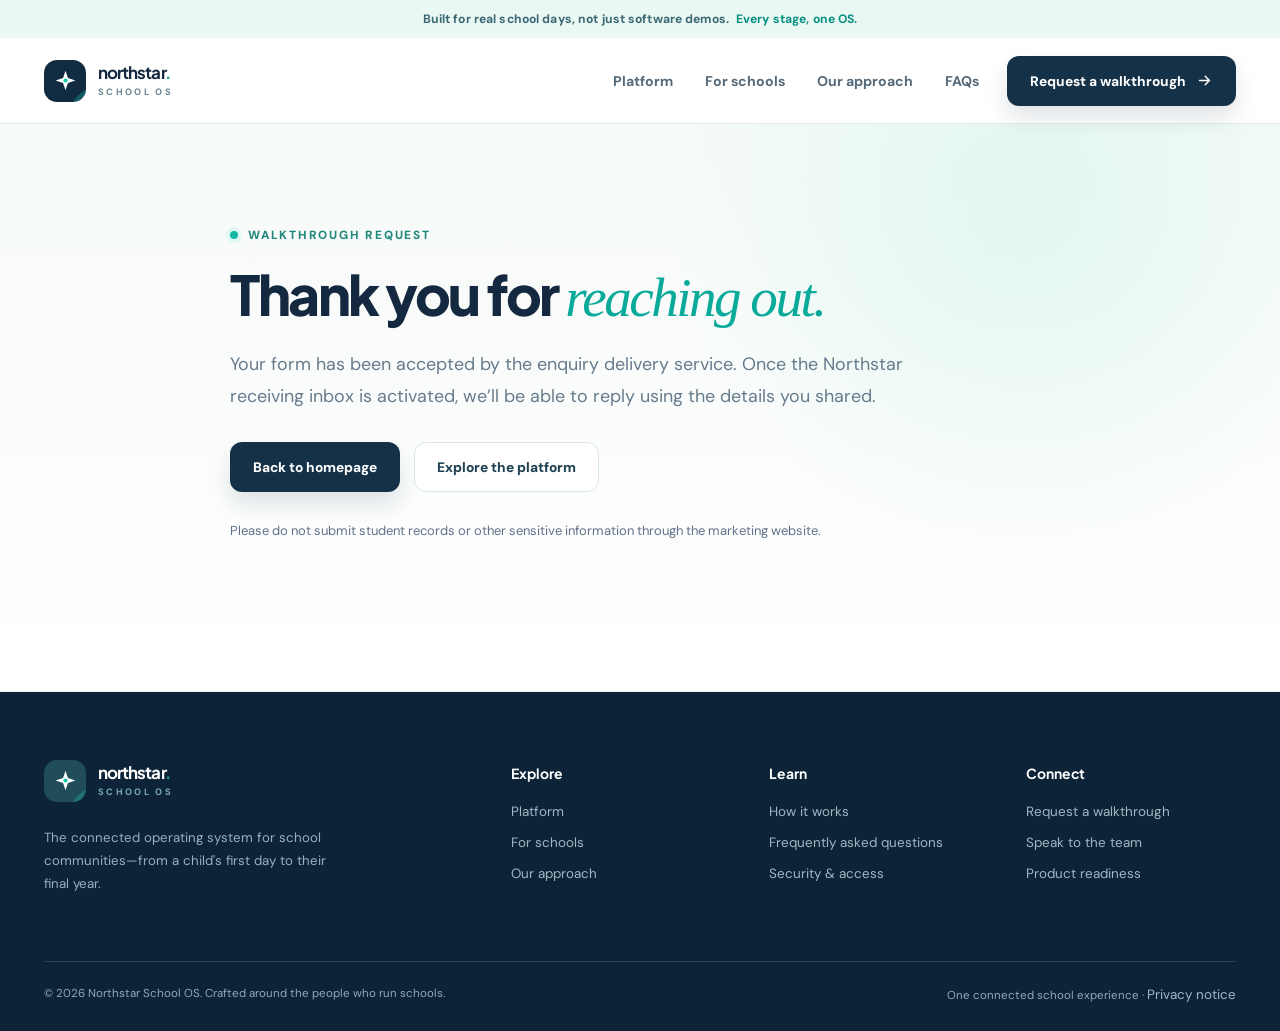
<file: thanks.html>
<!doctype html><html lang="en"><head><meta charset="utf-8"><meta name="viewport" content="width=device-width, initial-scale=1"><meta name="theme-color" content="#14283f"><meta name="description" content="Explore Northstar School OS with a walkthrough conversation tailored to your school."><title>Thank You | Northstar School OS</title><link rel="icon" type="image/svg+xml" href="assets/favicon.svg"><link rel="stylesheet" href="assets/styles.css"><script src="assets/site.js" defer></script></head><body><div class="topbar">Built for real school days, not just software demos. <span>Every stage, one OS.</span></div>
<header class="nav-wrap"><nav class="nav container" aria-label="Main navigation"><a class="logo" href="index.html" aria-label="Northstar School OS home"><span class="logo-mark"><svg width="23" height="23" viewBox="0 0 24 24" fill="none" aria-hidden="true"><path d="M12 1.7 14.55 9.45 22.3 12l-7.75 2.55L12 22.3l-2.55-7.75L1.7 12l7.75-2.55L12 1.7Z" fill="currentColor"/><circle cx="12" cy="12" r="2.2" fill="#17c7a9"/></svg></span><span class="logo-copy"><strong>northstar<span style="color:#10a994">.</span></strong><small>SCHOOL OS</small></span></a><div class="nav-links"><a href="platform.html" class="">Platform</a><a href="schools.html" class="">For schools</a><a href="approach.html" class="">Our approach</a><a href="index.html#faqs" class="">FAQs</a></div><div class="nav-actions"><a class="btn primary" href="contact.html">Request a walkthrough <svg width="18" height="18" viewBox="0 0 24 24" fill="none" stroke="currentColor" stroke-width="2" stroke-linecap="round" stroke-linejoin="round" aria-hidden="true"><path d="M5 12h14m-6-6 6 6-6 6"/></svg></a></div><button class="mobile-menu-btn" aria-label="Open menu" aria-expanded="false" aria-controls="mobile-menu" id="menu-toggle"><svg width="22" height="22" viewBox="0 0 24 24" fill="none" stroke="currentColor" stroke-width="2" stroke-linecap="round"><path d="M4 7h16M4 12h16M4 17h16"/></svg></button></nav><div id="mobile-menu" class="mobile-menu" aria-label="Mobile navigation"><a href="platform.html" class="">Platform</a><a href="schools.html" class="">For schools</a><a href="approach.html" class="">Our approach</a><a href="index.html#faqs" class="">FAQs</a><a class="btn primary" href="contact.html">Request a walkthrough <svg width="18" height="18" viewBox="0 0 24 24" fill="none" stroke="currentColor" stroke-width="2" stroke-linecap="round" stroke-linejoin="round" aria-hidden="true"><path d="M5 12h14m-6-6 6 6-6 6"/></svg></a></div></header><main id="main"><section class="page-hero compact"><div class="container" style="max-width:820px;padding-top:24px;padding-bottom:55px"><span class="eyebrow">Walkthrough request</span><h1>Thank you for <span class="serif">reaching out.</span></h1><p>Your form has been accepted by the enquiry delivery service. Once the Northstar receiving inbox is activated, we’ll be able to reply using the details you shared.</p><div style="display:flex;gap:14px;flex-wrap:wrap;margin-top:30px"><a class="btn primary" href="index.html">Back to homepage</a><a class="btn light" href="platform.html">Explore the platform</a></div><p style="font-size:13px;margin-top:28px;color:#61718b">Please do not submit student records or other sensitive information through the marketing website.</p></div></section></main><footer class="footer"><div class="container"><div class="footer-grid"><div><a class="logo" href="index.html" aria-label="Northstar School OS home"><span class="logo-mark"><svg width="23" height="23" viewBox="0 0 24 24" fill="none" aria-hidden="true"><path d="M12 1.7 14.55 9.45 22.3 12l-7.75 2.55L12 22.3l-2.55-7.75L1.7 12l7.75-2.55L12 1.7Z" fill="currentColor"/><circle cx="12" cy="12" r="2.2" fill="#17c7a9"/></svg></span><span class="logo-copy"><strong>northstar<span style="color:#10a994">.</span></strong><small>SCHOOL OS</small></span></a><p class="footer-about">The connected operating system for school communities—from a child's first day to their final year.</p></div><div><h4>Explore</h4><a href="platform.html">Platform</a><a href="schools.html">For schools</a><a href="approach.html">Our approach</a></div><div><h4>Learn</h4><a href="index.html#how-it-works">How it works</a><a href="index.html#faqs">Frequently asked questions</a><a href="platform.html#security">Security & access</a></div><div><h4>Connect</h4><a href="contact.html">Request a walkthrough</a><a href="contact.html">Speak to the team</a><a href="platform.html#roadmap">Product readiness</a></div></div><div class="footer-bottom"><span>© <span id="year">2026</span> Northstar School OS. Crafted around the people who run schools.</span><span>One connected school experience · <a href="privacy.html">Privacy notice</a></span></div></div></footer></body></html>
</file>
<file: assets/styles.css>
@import url('https://fonts.googleapis.com/css2?family=DM+Sans:wght@400;500;600;700&family=Plus+Jakarta+Sans:wght@400;500;600;700;800&display=swap');
:root{--ink:#14283f;--ink2:#21364f;--muted:#667b8c;--line:#dce7eb;--cream:#f8faf8;--aqua:#09aa9a;--aqua2:#d9f5ef;--blue:#e9f1fa;--peach:#f8e9dd;--white:#fff;--dark:#10253c;--shadow:0 26px 80px rgba(26,59,76,.12);--radius:24px}*{box-sizing:border-box}html{scroll-behavior:smooth}body{margin:0;color:var(--ink);font-family:'DM Sans',Arial,sans-serif;background:#fff;-webkit-font-smoothing:antialiased}h1,h2,h3,h4,p{margin-top:0}h1,h2,h3,h4{font-family:'Plus Jakarta Sans',Arial,sans-serif;letter-spacing:-.045em}h1{font-size:clamp(3.15rem,5.2vw,5.75rem);line-height:1.06;font-weight:800}h2{font-size:clamp(2.25rem,3.45vw,3.9rem);line-height:1.13;font-weight:800}h3{font-size:1.3rem;line-height:1.35;letter-spacing:-.035em}p{line-height:1.75;color:var(--muted)}a{color:inherit;text-decoration:none}button,input,textarea,select{font:inherit}button{cursor:pointer}button:disabled{opacity:.6;cursor:not-allowed}:focus-visible{outline:3px solid #31c6ba;outline-offset:3px}.container{width:min(1192px,calc(100% - 64px));margin:0 auto}.serif{font-family:Georgia,serif;font-weight:400;font-style:italic;color:var(--aqua)}.eyebrow{display:inline-flex;align-items:center;gap:10px;margin-bottom:22px;font-size:.74rem;font-weight:800;letter-spacing:.15em;text-transform:uppercase;color:#20877d}.eyebrow:before{content:"";width:8px;height:8px;background:#13b9a5;border-radius:50%;box-shadow:0 0 0 4px #e2f9f3}.eyebrow.dark{color:#a4e6dc}.eyebrow.dark:before{box-shadow:0 0 0 4px #1d4b56}.topbar{height:38px;display:flex;justify-content:center;align-items:center;color:#3b6874;background:#eaf8f4;font-size:.76rem;font-weight:700;letter-spacing:.01em}.topbar span{margin-left:7px;color:#078f81}.nav-wrap{height:86px;background:rgba(255,255,255,.94);position:sticky;top:0;z-index:30;border-bottom:1px solid rgba(219,231,234,.8);backdrop-filter:blur(15px)}.nav{height:100%;display:flex;justify-content:space-between;align-items:center;gap:28px}.logo{display:inline-flex;align-items:center;gap:12px;min-width:max-content}.logo-mark{display:inline-grid;place-items:center;width:42px;height:42px;border-radius:13px;background:#112c41;color:#fff;position:relative;overflow:hidden}.logo-mark:after{content:"";position:absolute;width:52px;height:52px;left:23px;top:25px;border:11px solid rgba(31,209,184,.28);border-radius:50%}.logo-mark svg{position:relative;z-index:1}.logo-copy strong{display:block;font-family:'Plus Jakarta Sans';font-size:1.06rem;letter-spacing:-.055em;line-height:1.1}.logo-copy small{display:block;color:#6a8591;font-weight:700;font-size:.58rem;letter-spacing:.25em;margin-top:4px}.nav-links{display:flex;gap:32px;align-items:center;margin-left:auto}.nav-links a{color:#566a79;font-size:.88rem;font-weight:700;transition:.2s}.nav-links a:hover,.nav-links a.active{color:#058d80}.nav-actions{display:flex;align-items:center;gap:11px}.btn{display:inline-flex;justify-content:center;align-items:center;gap:10px;min-height:50px;padding:0 22px;border-radius:12px;border:1px solid transparent;font-weight:800;font-size:.86rem;transition:.23s;text-align:center;white-space:nowrap}.btn:hover{transform:translateY(-2px)}.btn.primary{background:#153147;color:#fff;box-shadow:0 12px 22px rgba(17,47,70,.13)}.btn.primary:hover{background:#1f485e}.btn.green{background:#04a996;color:#fff}.btn.green:hover{background:#069582}.btn.light{background:white;border-color:#d8e5e9;color:#204053}.btn.text{padding:0;background:none;color:#167f77;min-height:42px}.btn svg,.text-link svg{width:17px;height:17px}.mobile-menu-btn{border:0;background:#eaf4f2;border-radius:11px;width:43px;height:43px;color:#173d49;display:none;align-items:center;justify-content:center}.mobile-menu{display:none}.hero{position:relative;overflow:hidden;padding:92px 0 106px;background:radial-gradient(circle at 80% 22%,#e1f9f2 0%,transparent 34%),linear-gradient(180deg,#f8fcfa 0%,#fff 90%)}.hero .container{display:grid;grid-template-columns:minmax(0,1fr) minmax(0,1.04fr);align-items:center;gap:54px}.hero h1{margin-bottom:24px}.hero p.lead{font-size:1.09rem;line-height:1.75;max-width:525px;color:#5e7280}.hero .hero-ctas{display:flex;gap:12px;flex-wrap:wrap;margin:30px 0 32px}.hero-mini{display:flex;align-items:center;gap:16px;font-size:.82rem;color:#657d88}.hero-mini svg{width:18px;height:18px;color:#01a994}.mini-line{height:20px;width:1px;background:#d4e1e3}.hero-visual{min-width:0;position:relative;padding:34px 4px 40px 15px}.glow-orb{position:absolute;background:#d6f1e7;width:510px;height:510px;top:-35px;right:-80px;border-radius:50%;z-index:0}.orb-ring{position:absolute;border:1px solid rgba(26,134,127,.19);width:570px;height:570px;top:-65px;right:-110px;border-radius:50%}.dashboard{position:relative;z-index:2;border:1px solid #e2e7e7;border-radius:21px;background:white;box-shadow:var(--shadow);overflow:hidden;transform:rotate(-1.4deg)}.browser-top{height:43px;display:flex;align-items:center;justify-content:space-between;padding:0 16px;background:#f8fafb;border-bottom:1px solid #e7eff2}.browser-dots{display:flex;gap:5px}.browser-dots i{width:7px;height:7px;border-radius:50%;background:#d0dce3}.browser-dots i:first-child{background:#edaa9c}.browser-dots i:nth-child(2){background:#f2d59d}.browser-dots i:nth-child(3){background:#91d3c2}.browser-top span{font-size:.62rem;color:#8198a4;font-weight:700}.dash-shell{display:grid;grid-template-columns:117px 1fr;min-height:368px}.dash-side{background:#f7fafb;border-right:1px solid #e9eff1;padding:20px 10px}.dash-brand{font-family:'Plus Jakarta Sans';font-weight:800;letter-spacing:-.05em;font-size:.84rem;display:flex;align-items:center;gap:5px;margin:0 0 25px 6px}.dash-brand span{color:#00a78d}.dash-nav{display:flex;gap:9px;align-items:center;font-size:.62rem;font-weight:700;color:#8497a2;padding:9px 10px;margin-bottom:7px;border-radius:7px}.dash-nav.active{color:#047e72;background:#dff6f0}.dash-nav b{height:10px;width:10px;border-radius:3px;background:#b5c9ce;display:block}.dash-nav.active b{background:#11ad9e}.dash-main{padding:20px;background:#fff}.dash-head{display:flex;justify-content:space-between;align-items:center;margin-bottom:16px}.dash-head strong{font-size:1rem;letter-spacing:-.04em}.dash-head small{font-size:.61rem;color:#8ba0aa}.dash-badge{padding:6px 8px;background:#dff8f0;border-radius:20px;color:#0b8b76;font-size:.53rem;font-weight:800}.metrics{display:grid;grid-template-columns:repeat(3,1fr);gap:9px}.metric{background:#f5f9fa;border:1px solid #e9eef0;border-radius:10px;padding:11px}.metric span{color:#7993a0;font-size:.55rem;display:block;margin-bottom:6px}.metric strong{color:#19364c;font-size:1.08rem;font-family:'Plus Jakarta Sans';letter-spacing:-.04em}.metric small{color:#129c83;font-size:.54rem}.dash-bottom{display:grid;grid-template-columns:1.16fr .84fr;gap:11px;margin-top:12px}.dash-card{border:1px solid #edf0f2;border-radius:11px;padding:13px;min-width:0}.dash-card header{display:flex;align-items:center;justify-content:space-between;margin-bottom:12px}.dash-card header strong{font-size:.65rem}.dash-card header small{font-size:.51rem;color:#9ab0b8}.bars{height:106px;display:flex;align-items:flex-end;justify-content:space-between;gap:7px;padding-bottom:17px;border-bottom:1px solid #edf2f3}.bar{height:var(--height);flex:1;position:relative;border-radius:4px 4px 0 0;background:#d1e9e5}.bar.highlight{background:linear-gradient(#2fc4a9,#059b8c)}.bar:after{content:attr(data-label);position:absolute;bottom:-14px;left:50%;transform:translateX(-50%);font-size:.46rem;color:#9baab3}.activity{display:flex;gap:8px;align-items:flex-start;margin:12px 0}.activity i{flex:0 0 auto;width:21px;height:21px;background:#e0f4ed;border-radius:7px;display:grid;place-items:center;color:#18a993;font-style:normal;font-size:.65rem}.activity:nth-child(3) i{background:#eaf1ff;color:#598ad4}.activity:nth-child(4) i{background:#fdefe3;color:#c88d52}.activity strong{display:block;font-size:.57rem;line-height:1.45;color:#385467}.activity small{display:block;font-size:.49rem;color:#9aabb3;margin-top:3px}.float-card{position:absolute;z-index:4;background:#fff;border:1px solid #e1ede9;box-shadow:0 15px 45px rgba(18,46,50,.13);border-radius:13px;padding:12px 15px;display:flex;gap:11px;align-items:center;transform:rotate(3deg)}.float-card.left{bottom:18px;left:-20px}.float-card.right{top:37px;right:-30px;transform:rotate(4deg)}.float-card i{width:35px;height:35px;display:grid;place-items:center;background:#e1f8f2;color:#049a82;border-radius:10px;font-size:1.3rem;font-style:normal}.float-card strong{display:block;font-size:.72rem}.float-card small{display:block;font-size:.64rem;color:#789198;margin-top:3px}.visual-disclaimer{position:absolute;bottom:-7px;right:3px;z-index:3;font-size:.63rem;color:#91a5a8}.strip{background:#f4f9f7;padding:29px 0;border-top:1px solid #eaf0ef;border-bottom:1px solid #eaf0ef}.strip-inner{display:flex;align-items:center;gap:42px;justify-content:space-between}.strip-inner>p{font-size:.75rem;color:#87999f;font-weight:800;letter-spacing:.1em;text-transform:uppercase;max-width:160px;line-height:1.6;margin:0}.strip-points{display:flex;gap:38px;align-items:center;flex-wrap:wrap}.strip-points span{display:flex;align-items:center;gap:9px;font-size:.86rem;font-weight:800;color:#456574}.strip-points svg{width:20px;height:20px;color:#089c88}.section{padding:112px 0}.section.alt{background:#f8fbfa}.section-head{max-width:710px;margin-bottom:48px}.section-head.center{text-align:center;margin:0 auto 50px}.section-head p{font-size:1.05rem;max-width:640px}.grid{display:grid;gap:18px}.grid.cols3{grid-template-columns:repeat(3,minmax(0,1fr))}.grid.cols4{grid-template-columns:repeat(4,minmax(0,1fr))}.feature-card{border:1px solid #e4ecee;border-radius:20px;padding:30px;background:white;min-height:244px;transition:.25s;position:relative;overflow:hidden}.feature-card:hover{box-shadow:0 18px 40px rgba(22,48,57,.09);transform:translateY(-3px);border-color:#c8e9de}.icon-box{width:48px;height:48px;display:grid;place-items:center;border-radius:14px;background:#e4f8f1;color:#079d8f;margin-bottom:24px}.icon-box.blue{background:#e8f0ff;color:#5380b9}.icon-box.peach{background:#fff0e5;color:#c58458}.icon-box.purple{background:#f0e9ff;color:#8669b9}.icon-box svg{width:24px;height:24px}.feature-card h3{font-size:1.09rem;margin-bottom:9px}.feature-card p{font-size:.86rem;margin:0;line-height:1.65}.feature-card .tiny-tag{position:absolute;top:32px;right:24px;background:#f1f6f6;color:#8aa0a5;border-radius:6px;font-size:.61rem;font-weight:700;padding:6px 8px}.two-tone{background:linear-gradient(135deg,#e8f7f2,#f8fcfa);border:1px solid #d7ece4;border-radius:28px;padding:60px}.stages-layout{display:grid;grid-template-columns:.8fr 1.2fr;gap:60px;align-items:center}.stages-tabs{display:flex;flex-direction:column;gap:11px}.stage-tab{width:100%;display:flex;justify-content:space-between;align-items:center;text-align:left;padding:19px 20px;background:rgba(255,255,255,.48);color:#547082;border:1px solid transparent;border-radius:12px;font-family:'Plus Jakarta Sans';font-weight:800;transition:.2s}.stage-tab:hover{background:#fff}.stage-tab.active{background:#fff;color:#11384a;border-color:#d5e5e4;box-shadow:0 10px 25px rgba(25,81,70,.07)}.stage-tab .tab-arrow{font-size:1.2rem;color:#8eada9}.stage-panel{background:#fff;padding:40px;border:1px solid #dde9e8;border-radius:22px;min-height:379px;box-shadow:0 16px 42px rgba(23,67,60,.06)}.stage-label{display:inline-flex;border-radius:100px;background:#effaf6;color:#139a86;font-size:.67rem;font-weight:800;padding:7px 12px;text-transform:uppercase;letter-spacing:.08em}.stage-panel h3{font-size:2rem;margin:22px 0 14px}.stage-panel p{max-width:460px}.check-list{list-style:none;margin:26px 0 0;padding:0;display:grid;gap:13px}.check-list li{display:flex;align-items:center;gap:12px;font-size:.87rem;font-weight:700;color:#476374}.check-list li:before{content:'✓';display:inline-grid;place-items:center;flex:0 0 auto;width:21px;height:21px;color:#048e7b;background:#dff8ef;border-radius:100px;font-weight:900}.small-note{font-size:.75rem;color:#889b9f;margin-top:18px}.dark-section{background:#112b42;position:relative;overflow:hidden;color:#fff}.dark-section:before{content:"";position:absolute;width:650px;height:650px;border:1px solid #2b5360;border-radius:50%;right:-330px;top:-240px;box-shadow:0 0 0 85px rgba(43,83,96,.12),0 0 0 170px rgba(43,83,96,.08)}.dark-section h2,.dark-section h3{color:#fff}.dark-section p{color:#b6cbd2}.dark-section .section-head{position:relative}.role-rail{display:flex;flex-wrap:wrap;gap:10px;margin:38px 0 25px;position:relative}.role-tab{padding:12px 18px;background:#1c3b50;color:#a7c3ce;border:1px solid #315369;border-radius:12px;font-size:.87rem;font-weight:800}.role-tab:hover,.role-tab.active{background:#d4f5e9;border-color:#d4f5e9;color:#12685f}.role-panel{background:#17394e;display:grid;grid-template-columns:1fr .9fr;gap:60px;padding:42px;border:1px solid #31576a;border-radius:22px;position:relative;align-items:center}.role-panel h3{font-size:2rem;margin:14px 0}.role-panel ul{list-style:none;padding:0;display:grid;gap:13px;margin:20px 0}.role-panel li{display:flex;gap:11px;color:#d9e8e7;font-size:.89rem;align-items:center}.role-panel li:before{content:'✓';width:22px;height:22px;flex:0 0 auto;display:grid;place-items:center;border-radius:50%;background:#2c6d69;font-size:.75rem}.role-art{min-height:254px;background:#f5faf8;border-radius:16px;padding:20px;color:#234154}.role-art .role-art-top{display:flex;justify-content:space-between;font-size:.75rem;font-weight:800;padding:5px 0 14px;border-bottom:1px solid #dce6e5}.role-art .role-art-top span{color:#00a991}.role-rows{margin-top:14px}.role-row{display:flex;justify-content:space-between;align-items:center;padding:12px 0;border-bottom:1px solid #e4eeee;font-size:.77rem;font-weight:700}.role-row:last-child{border-bottom:0}.role-row span{display:flex;align-items:center;gap:10px}.role-row span i{width:26px;height:26px;border-radius:8px;display:inline-grid;place-items:center;background:#e2f5ee;font-size:.8rem;font-style:normal}.role-row strong{color:#0c9b86;font-size:.71rem}.role-row strong.neutral{color:#6e8d97}.workflow{counter-reset:step;display:grid;grid-template-columns:repeat(4,minmax(0,1fr));gap:20px}.workflow article{position:relative;padding:20px 16px 20px 0}.workflow article:before{counter-increment:step;content:'0' counter(step);color:#05a795;font-size:.79rem;font-family:'Plus Jakarta Sans';font-weight:800;letter-spacing:.1em}.workflow article:after{content:'';position:absolute;top:29px;left:50px;right:0;height:1px;background:#d6e5e3}.workflow article:last-child:after{display:none}.workflow h3{margin:20px 0 12px;font-size:1.18rem}.workflow p{font-size:.85rem}.quote-band{padding:65px 0;background:#eaf8f3;text-align:center}.quote-band blockquote{font-family:'Plus Jakarta Sans';font-size:clamp(1.5rem,2.8vw,2.8rem);font-weight:800;letter-spacing:-.045em;line-height:1.4;max-width:940px;margin:0 auto}.quote-band span{color:#039985}.faq-grid{display:grid;grid-template-columns:.72fr 1.28fr;gap:80px}.faq-list{display:grid;gap:11px}.faq-item{background:#fff;border:1px solid #e3ebed;border-radius:14px;overflow:hidden}.faq-question{width:100%;padding:20px 21px;text-align:left;border:0;background:none;color:#213b4d;font-weight:800;display:flex;justify-content:space-between;align-items:center;gap:20px;font-size:.94rem}.faq-question svg{flex:0 0 auto;width:18px;height:18px;transition:transform .2s}.faq-item.open .faq-question svg{transform:rotate(45deg)}.faq-answer{display:none;padding:0 21px 20px;color:#617784;font-size:.88rem;line-height:1.7}.faq-item.open .faq-answer{display:block}.cta-area{padding:85px 0;background:#f9fbfb}.cta-panel{background:linear-gradient(115deg,#12334a,#174b58);padding:70px 80px;border-radius:26px;color:#fff;position:relative;overflow:hidden;display:flex;align-items:center;justify-content:space-between;gap:50px}.cta-panel:after{content:'✦';position:absolute;font-size:360px;line-height:1;color:#3a7773;right:21%;top:-140px;opacity:.16;pointer-events:none}.cta-panel h2{font-size:clamp(2rem,3.3vw,3.5rem);margin:0 0 18px;max-width:640px}.cta-panel p{color:#bdced3;margin:0;max-width:490px}.cta-panel .btn{z-index:1;position:relative;flex:0 0 auto}.footer{background:#0d2438;padding:68px 0 28px;color:#fff}.footer-grid{display:grid;grid-template-columns:2fr repeat(3,1fr);gap:48px}.footer .logo-mark{background:#214d5b}.footer .logo-copy small{color:#78aaad}.footer-about{font-size:.83rem;color:#95b2bf;max-width:290px;margin-top:24px}.footer h4{font-size:.87rem;letter-spacing:0;margin:5px 0 21px}.footer a:not(.logo){display:block;color:#9fb9c3;font-size:.84rem;margin:0 0 14px}.footer a:hover{color:#fff}.footer-bottom{display:flex;justify-content:space-between;gap:24px;border-top:1px solid #274257;margin-top:52px;padding-top:24px;color:#8dabb8;font-size:.72rem}.footer-bottom a{display:inline!important;margin:0!important}.page-hero{background:radial-gradient(circle at 80% 14%,#e2f7ef,transparent 31%),linear-gradient(#f6faf8,#fff);padding:84px 0 95px;border-bottom:1px solid #edf3f1}.page-hero .container{max-width:1140px}.page-hero h1{max-width:850px;font-size:clamp(3rem,5vw,5.4rem);margin:0 0 22px}.page-hero p{max-width:700px;font-size:1.12rem}.page-hero .hero-ctas{display:flex;gap:12px;margin-top:25px}.page-hero.compact{padding:75px 0 80px}.page-hero.compact h1{font-size:clamp(2.7rem,4.3vw,4.75rem)}.platform-grid{display:grid;grid-template-columns:repeat(2,minmax(0,1fr));gap:19px}.platform-feature{padding:32px;border-radius:20px;border:1px solid #e1ebec;background:#fff;min-height:230px;display:flex;gap:23px}.platform-feature .icon-box{flex:0 0 54px;margin:0}.platform-feature h3{font-size:1.24rem}.platform-feature p{font-size:.88rem}.platform-feature small{display:inline-block;margin-top:4px;font-size:.72rem;font-weight:800;color:#139b8a;letter-spacing:.02em}.callout{background:#eaf8f2;border:1px solid #d4ebe3;padding:35px 42px;border-radius:20px;margin-top:32px;display:flex;justify-content:space-between;align-items:center;gap:30px}.callout p{margin:8px 0 0}.safety-grid{display:grid;grid-template-columns:.85fr 1.15fr;gap:70px;align-items:center}.safety-visual{background:#102b41;border-radius:26px;padding:44px;color:#fff;min-height:390px;position:relative;overflow:hidden}.safety-visual:before{content:'';position:absolute;inset:30px;border:1px solid #36576b;border-radius:23px}.safety-visual .lock{width:75px;height:75px;background:#2a5762;display:grid;place-items:center;margin:23px auto 30px;border-radius:23px;color:#9defd9}.safety-visual .lock svg{width:37px;height:37px}.safety-visual h3{text-align:center;font-size:1.65rem;max-width:300px;margin:0 auto 20px;line-height:1.4}.safety-visual p{text-align:center;font-size:.85rem;color:#afc9ce}.safety-visual .pill-row{display:flex;justify-content:center;gap:8px;flex-wrap:wrap;margin-top:28px}.safety-visual .pill-row span{font-size:.68rem;color:#b2eade;border:1px solid #42756d;padding:9px 11px;border-radius:50px}.content-list{display:grid;gap:20px;margin-top:30px}.content-list div{display:flex;gap:16px}.content-list .icon-box{margin:0;flex:0 0 42px;width:42px;height:42px;border-radius:12px}.content-list h3{margin-bottom:5px;font-size:1.04rem}.content-list p{font-size:.85rem;margin:0}.solution-cards{display:grid;grid-template-columns:repeat(3,1fr);gap:18px}.solution-card{padding:32px;border-radius:21px;border:1px solid #e0eae9;background:#fff}.solution-card h3{font-size:1.45rem}.solution-card p{font-size:.89rem}.solution-card ul{list-style:none;padding:0;margin:22px 0;display:grid;gap:12px}.solution-card li{font-size:.84rem;color:#435c6a;display:flex;gap:8px;align-items:flex-start}.solution-card li:before{content:'✦';color:#13af9c}.solution-card .text-link{color:#079784;font-size:.85rem;font-weight:800}.solution-card.featured{background:#12354a;color:white;border-color:#12354a}.solution-card.featured p,.solution-card.featured li{color:#c1d7d7}.solution-card.featured .text-link{color:#80e6cf}.solution-card.featured .icon-box{background:#24566a;color:#90edce}.outcome-columns{display:grid;grid-template-columns:repeat(2,1fr);gap:28px}.outcome{display:flex;align-items:start;gap:18px;padding:22px;background:#fff;border:1px solid #e3efee;border-radius:16px}.outcome .icon-box{flex:0 0 43px;width:43px;height:43px;margin:0;border-radius:12px}.outcome h3{font-size:1.1rem;margin-bottom:7px}.outcome p{font-size:.85rem;margin:0}.manifesto{display:grid;grid-template-columns:1fr 1fr;gap:68px;align-items:center}.manifesto-big{background:#e9f7f2;border-radius:27px;padding:55px}.manifesto-big p{font-size:clamp(1.5rem,2.9vw,2.65rem);font-weight:800;font-family:'Plus Jakarta Sans';letter-spacing:-.04em;color:#24465a;line-height:1.42;margin:0}.manifesto-big span{color:#009b8c}.principles{display:grid;gap:15px}.principle{padding:22px 0;border-bottom:1px solid #dfebea;display:flex;gap:19px}.principle span{font-family:'Plus Jakarta Sans';font-size:.85rem;font-weight:800;color:#05a695}.principle h3{margin:0 0 7px}.principle p{font-size:.87rem;margin:0}.contact-grid{display:grid;grid-template-columns:.9fr 1.1fr;gap:72px;align-items:start}.contact-aside{padding-top:15px}.contact-aside h2{font-size:clamp(2.3rem,3.4vw,3.6rem)}.contact-steps{margin:35px 0;display:grid;gap:21px}.contact-steps div{display:flex;gap:15px;align-items:start}.contact-steps i{width:31px;height:31px;display:grid;place-items:center;background:#e1f7ef;color:#028c7d;border-radius:10px;font-weight:800;font-style:normal;flex:0 0 auto;font-size:.77rem}.contact-steps p{margin:2px 0 0;color:#506f7b;font-size:.89rem}.contact-form{padding:37px;background:#fff;border:1px solid #e1ebeb;border-radius:23px;box-shadow:0 22px 60px rgba(23,69,66,.06)}.contact-form h3{font-size:1.5rem;margin-bottom:8px}.form-intro{font-size:.84rem;margin-bottom:25px}.form-grid{display:grid;grid-template-columns:1fr 1fr;gap:17px}.field{display:flex;flex-direction:column;gap:7px}.field.full{grid-column:1/-1}.field label{font-weight:800;font-size:.76rem;color:#3e5864}.field input,.field select,.field textarea{width:100%;border:1px solid #d7e3e7;border-radius:10px;background:#fcfdfd;color:#294659;padding:14px 13px;font-size:.85rem;outline:0;transition:.2s}.field textarea{min-height:125px;resize:vertical}.field input:focus,.field textarea:focus,.field select:focus{border-color:#04a38f;box-shadow:0 0 0 3px #dbf6ef}.form-foot{margin-top:24px}.form-foot button{width:100%}.form-foot p{font-size:.74rem;margin:13px 0 0}.form-message{margin-top:16px;padding:16px;background:#eff9f6;color:#136f62;border:1px solid #bfe6da;border-radius:12px;font-size:.84rem;line-height:1.7;display:none}.form-message.visible{display:block}.label-chip{background:#eaf6f0;color:#0c9484;padding:8px 13px;border-radius:30px;display:inline-flex;font-size:.69rem;font-weight:800;margin-bottom:24px}.legal-content{max-width:760px}.legal-content h2{font-size:2rem;margin:34px 0 14px}.legal-content p,.legal-content li{font-size:.94rem}.legal-content ul{padding-left:23px}.notfound{text-align:center;padding:120px 20px}.notfound h1{font-size:5rem}.muted{color:#7d9299}.text-link{display:inline-flex;align-items:center;gap:7px;font-weight:800;color:#029d8d;font-size:.89rem}.text-link:hover{text-decoration:underline}.mobile-only{display:none}@media (max-width:1080px){.nav-links{gap:20px}.nav-actions .btn{padding:0 15px}.hero .container{gap:20px}.hero-visual{transform:scale(.95);transform-origin:center}.float-card.right{right:-6px}.feature-card{padding:24px}.cta-panel{padding:58px}.footer-grid{gap:30px}}@media (max-width:900px){.container{width:min(100% - 42px,680px)}.nav-links,.nav-actions{display:none}.mobile-menu-btn{display:flex;margin-left:auto}.mobile-menu.open{display:flex;position:absolute;top:86px;left:0;right:0;background:white;flex-direction:column;padding:15px 22px 25px;box-shadow:0 25px 35px rgba(13,42,47,.13);border-bottom:1px solid #e1e9e9}.mobile-menu a{padding:13px 8px;font-size:.95rem;font-weight:800;color:#345366}.mobile-menu .btn{margin-top:10px}.hero{padding:75px 0 65px}.hero .container{grid-template-columns:1fr}.hero h1{max-width:670px}.hero p.lead{max-width:600px}.hero-visual{margin:5px auto 0;max-width:560px;width:100%;transform:none}.grid.cols3{grid-template-columns:repeat(2,1fr)}.grid.cols4{grid-template-columns:repeat(2,1fr)}.strip-inner{gap:22px;align-items:start;flex-direction:column}.stages-layout,.faq-grid,.role-panel,.manifesto,.safety-grid,.contact-grid{grid-template-columns:1fr;gap:35px}.stage-panel{min-height:0}.two-tone{padding:34px}.workflow{grid-template-columns:repeat(2,1fr)}.workflow article:nth-child(2):after{display:none}.footer-grid{grid-template-columns:1fr 1fr}.footer-grid>div:first-child{grid-column:1/-1}.cta-panel{display:block}.cta-panel .btn{margin-top:30px}.platform-grid,.outcome-columns{grid-template-columns:1fr}.solution-cards{grid-template-columns:1fr 1fr}.page-hero{padding:75px 0}.section{padding:80px 0}}@media (max-width:600px){.container{width:calc(100% - 36px)}.topbar{font-size:.62rem}.nav-wrap{height:72px}.nav{gap:8px}.logo-mark{width:38px;height:38px}.logo-copy strong{font-size:.95rem}.mobile-menu.open{top:72px}.hero{padding:59px 0 68px}.hero h1{font-size:clamp(2.55rem,12vw,3.75rem);letter-spacing:-.055em}.hero p.lead{font-size:1rem}.hero .hero-ctas{flex-direction:column;align-items:stretch}.hero-mini{flex-wrap:wrap;gap:11px}.hero-visual{padding:20px 0 28px}.glow-orb{width:350px;height:350px;right:-15px;top:-3px}.orb-ring{width:380px;height:380px;right:-30px;top:-18px}.dashboard{transform:none}.dash-shell{grid-template-columns:82px 1fr;min-height:0}.dash-side{padding:16px 5px}.dash-brand{font-size:.6rem;margin-left:4px}.dash-nav{padding:9px 3px;font-size:.48rem;gap:4px}.dash-nav b{height:7px;width:7px}.dash-main{padding:12px}.dash-head strong{font-size:.78rem}.dash-head small{font-size:.46rem}.dash-badge{font-size:.46rem}.metrics{gap:5px}.metric{padding:7px;border-radius:6px}.metric span{font-size:.47rem}.metric strong{font-size:.79rem}.metric small{font-size:.43rem}.dash-bottom{gap:5px;margin-top:7px}.dash-card{padding:8px;border-radius:6px}.dash-card header strong{font-size:.53rem}.dash-card header small{font-size:.45rem}.bars{gap:3px;height:92px}.activity{margin:8px 0;gap:5px}.activity i{height:15px;width:15px;font-size:.43rem}.activity strong{font-size:.42rem}.activity small{font-size:.38rem}.float-card{padding:7px 9px;gap:6px}.float-card.left{left:-8px;bottom:0}.float-card.right{right:-8px;top:7px}.float-card i{width:24px;height:24px;font-size:.8rem;border-radius:7px}.float-card strong{font-size:.52rem}.float-card small{font-size:.45rem}.visual-disclaimer{bottom:-16px;right:0}.section{padding:71px 0}.section-head{margin-bottom:35px}.section-head h2{font-size:clamp(2.1rem,9vw,3rem)}.grid.cols3,.grid.cols4,.solution-cards{grid-template-columns:1fr}.feature-card{min-height:0;padding:27px}.two-tone{padding:22px;border-radius:20px}.stages-tabs{gap:7px}.stage-tab{padding:15px}.stage-panel{padding:24px}.stage-panel h3{font-size:1.6rem}.dark-section .role-rail{display:grid;grid-template-columns:1fr 1fr}.role-tab{padding:12px 7px;font-size:.76rem}.role-panel{padding:24px;gap:20px}.role-panel h3{font-size:1.65rem}.role-art{min-height:0;padding:15px}.workflow{grid-template-columns:1fr;gap:3px}.workflow article:after{display:none}.quote-band{padding:47px 0}.faq-grid{gap:23px}.cta-area{padding:50px 0}.cta-panel{padding:37px 27px;border-radius:20px}.cta-panel h2{font-size:2.2rem}.footer{padding:55px 0 25px}.footer-grid{grid-template-columns:1fr 1fr;gap:30px 20px}.footer-grid>div:first-child{grid-column:1/-1}.footer-bottom{flex-direction:column;gap:10px}.page-hero{padding:60px 0 64px}.page-hero h1{font-size:clamp(2.5rem,10.5vw,3.75rem)}.page-hero .hero-ctas{flex-direction:column;align-items:stretch}.platform-feature{padding:23px;gap:16px}.platform-feature .icon-box{flex-basis:42px;width:42px;height:42px}.callout{padding:25px;display:block}.callout .btn{margin-top:24px}.safety-visual{padding:27px;min-height:330px}.manifesto-big{padding:32px}.contact-form{padding:22px}.form-grid{grid-template-columns:1fr}.field.full{grid-column:auto}.contact-aside h2{font-size:2.4rem}}
@media(prefers-reduced-motion:reduce){*,*:before,*:after{scroll-behavior:auto!important;transition-duration:.01ms!important;animation-duration:.01ms!important}}

/* Walkthrough request: consent and bot-reduction field */
.spam-trap{position:absolute;left:-10000px;width:1px;height:1px;overflow:hidden}
.consent-box{display:flex;align-items:flex-start;gap:12px;margin:22px 0 16px;font-size:14px;line-height:1.6;color:#405366}
.consent-box input{width:18px;height:18px;flex:none;margin:3px 0 0;accent-color:#10a994}
.consent-box label{cursor:pointer}.consent-box a{text-decoration:underline;text-underline-offset:2px}
</file>
